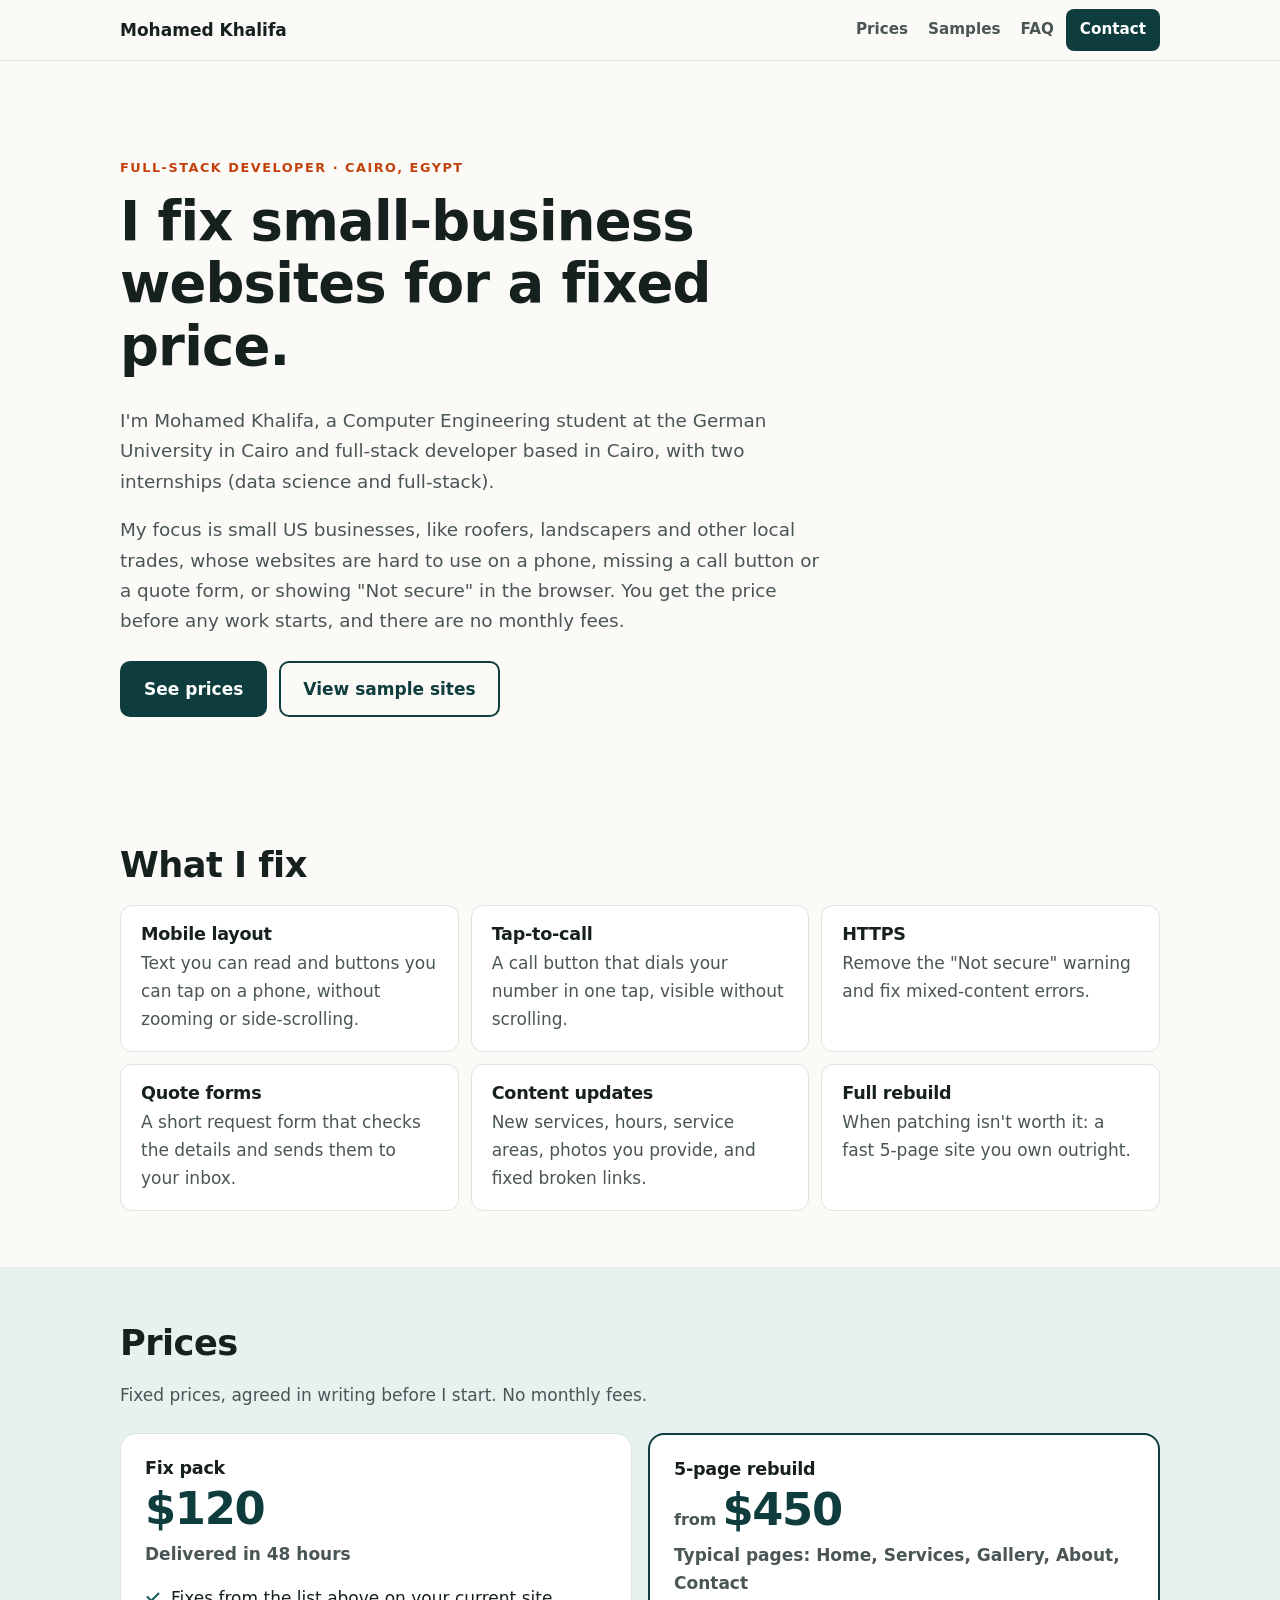
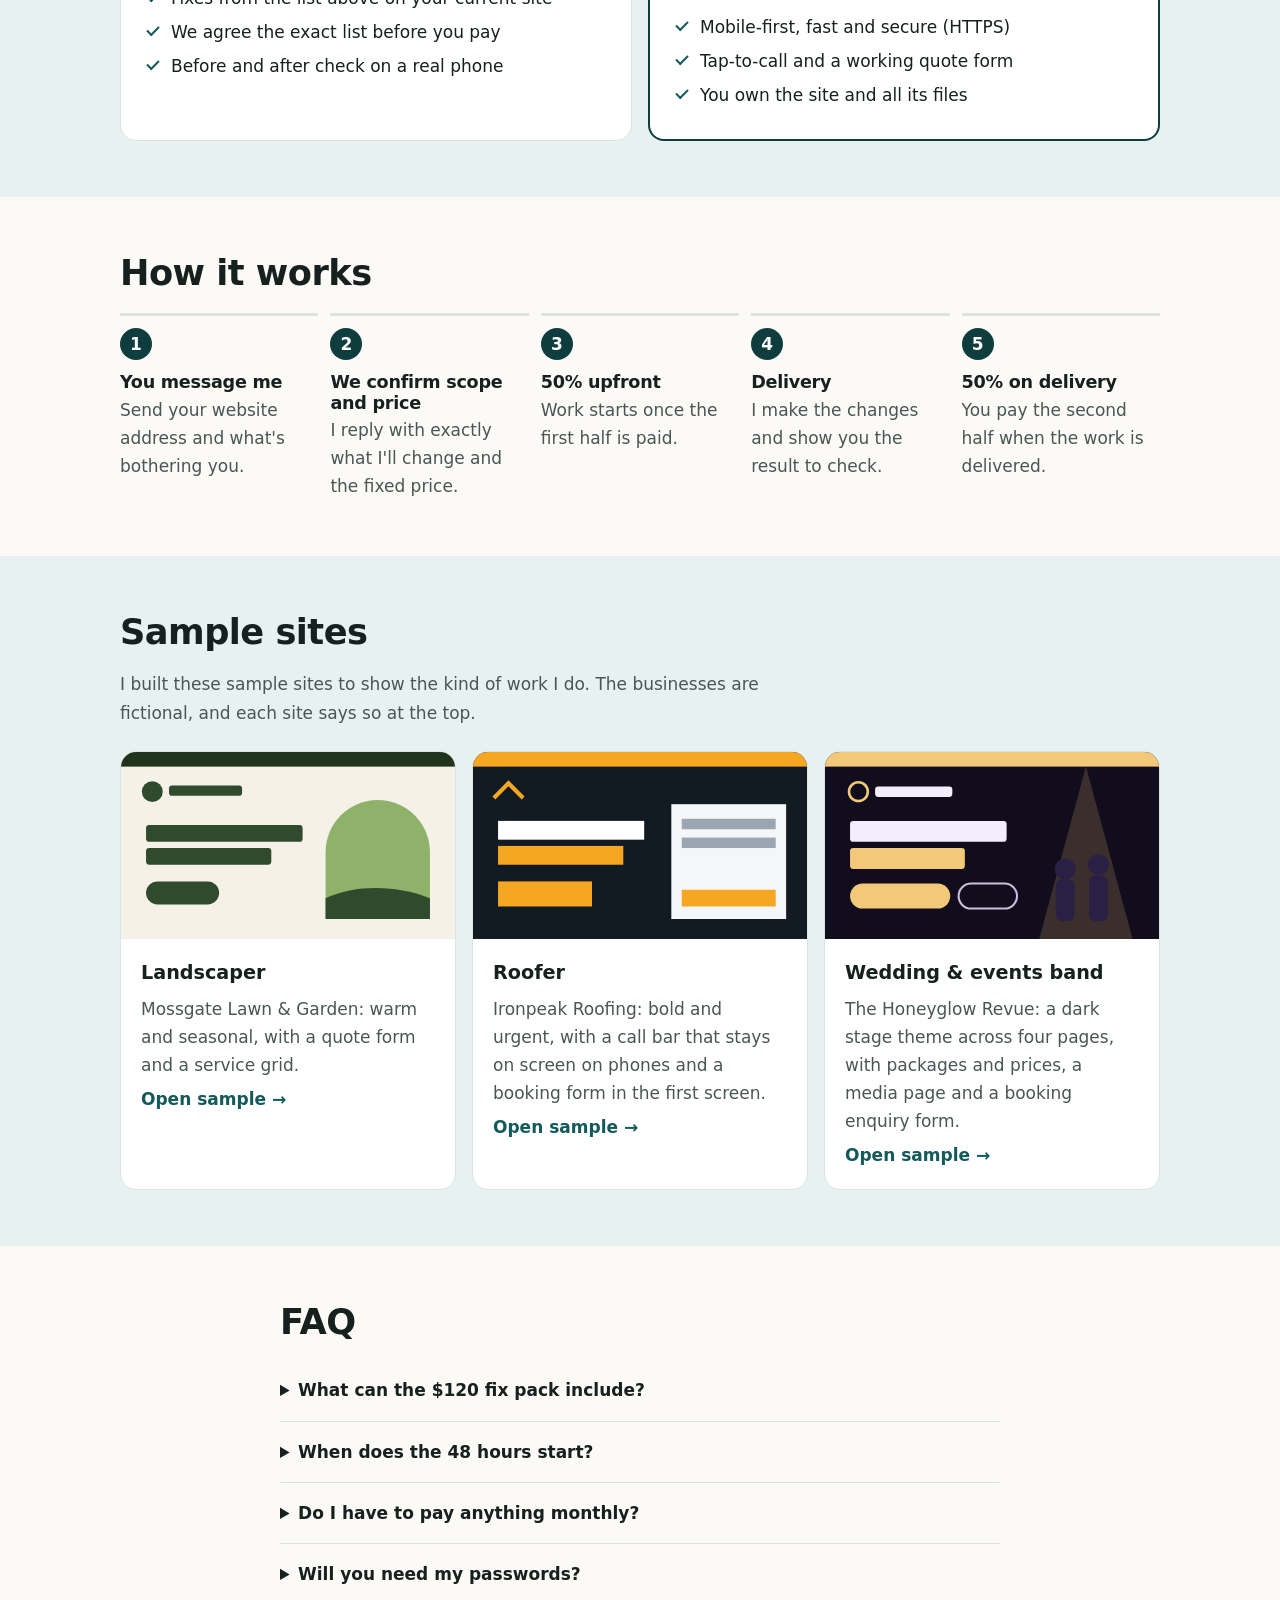
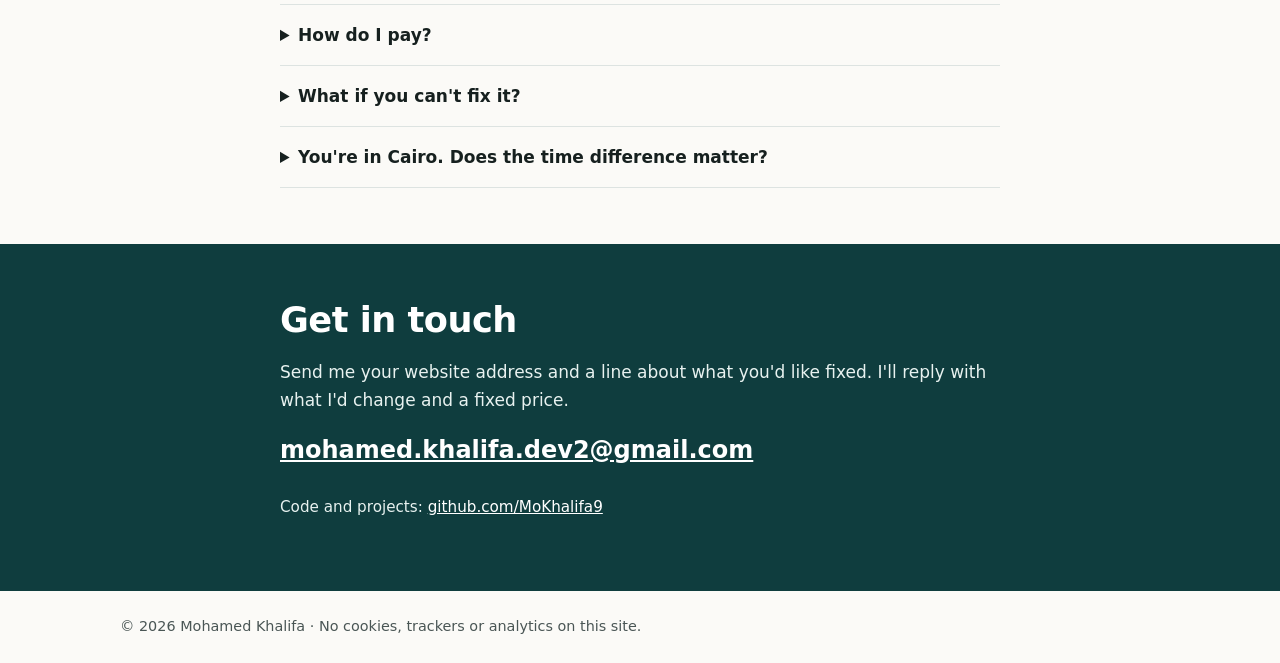
<file: index.html>
<!doctype html>
<html lang="en">
<head>
  <meta charset="utf-8">
  <meta name="viewport" content="width=device-width, initial-scale=1">
  <title>Mohamed Khalifa | Fixed-price website fixes for small businesses</title>
  <meta name="description" content="Mohamed Khalifa, a full-stack developer in Cairo, fixes small-business websites for a fixed price: a $120 fix pack delivered in 48 hours, or a full 5-page rebuild from $450. No monthly fees.">
  <meta name="theme-color" content="#0f3d3e">
  <link rel="icon" href="data:image/svg+xml,%3Csvg xmlns='http://www.w3.org/2000/svg' viewBox='0 0 32 32'%3E%3Crect width='32' height='32' rx='8' fill='%230f3d3e'/%3E%3Ctext x='16' y='22' font-family='Arial' font-weight='700' font-size='15' text-anchor='middle' fill='%23fff'%3EMK%3C/text%3E%3C/svg%3E">
  <link rel="stylesheet" href="assets/site.css">
</head>
<body>
  <a class="skip" href="#main">Skip to content</a>

  <header class="top">
    <div class="wrap top-row">
      <a class="name" href="#main">Mohamed Khalifa</a>
      <nav aria-label="Main">
        <ul>
          <li><a href="#prices">Prices</a></li>
          <li><a href="#samples">Samples</a></li>
          <li><a href="#faq">FAQ</a></li>
          <li><a class="nav-cta" href="#contact">Contact</a></li>
        </ul>
      </nav>
    </div>
  </header>

  <main id="main">
    <section class="intro">
      <div class="wrap">
        <p class="eyebrow">Full-stack developer · Cairo, Egypt</p>
        <h1>I fix small-business websites for a fixed price.</h1>
        <p class="lede">I'm Mohamed Khalifa, a Computer Engineering student at the German University in Cairo and full-stack developer based in Cairo, with two internships (data science and full-stack).</p>
        <p class="lede">My focus is small US businesses, like roofers, landscapers and other local trades, whose websites are hard to use on a phone, missing a call button or a quote form, or showing "Not secure" in the browser. You get the price before any work starts, and there are no monthly fees.</p>
        <div class="actions">
          <a class="btn btn-solid" href="#prices">See prices</a>
          <a class="btn btn-line" href="#samples">View sample sites</a>
        </div>
      </div>
    </section>

    <section class="block" aria-labelledby="what-title">
      <div class="wrap">
        <h2 id="what-title">What I fix</h2>
        <ul class="fix-grid">
          <li><h3>Mobile layout</h3><p>Text you can read and buttons you can tap on a phone, without zooming or side-scrolling.</p></li>
          <li><h3>Tap-to-call</h3><p>A call button that dials your number in one tap, visible without scrolling.</p></li>
          <li><h3>HTTPS</h3><p>Remove the "Not secure" warning and fix mixed-content errors.</p></li>
          <li><h3>Quote forms</h3><p>A short request form that checks the details and sends them to your inbox.</p></li>
          <li><h3>Content updates</h3><p>New services, hours, service areas, photos you provide, and fixed broken links.</p></li>
          <li><h3>Full rebuild</h3><p>When patching isn't worth it: a fast 5-page site you own outright.</p></li>
        </ul>
      </div>
    </section>

    <section class="block block-tint" id="prices" aria-labelledby="prices-title">
      <div class="wrap">
        <h2 id="prices-title">Prices</h2>
        <p class="sub">Fixed prices, agreed in writing before I start. No monthly fees.</p>
        <div class="price-grid">
          <article class="price">
            <h3>Fix pack</h3>
            <p class="amount"><span>$120</span></p>
            <p class="when">Delivered in 48 hours</p>
            <ul class="ticks">
              <li>Fixes from the list above on your current site</li>
              <li>We agree the exact list before you pay</li>
              <li>Before and after check on a real phone</li>
            </ul>
          </article>
          <article class="price price-feature">
            <h3>5-page rebuild</h3>
            <p class="amount"><small>from</small> <span>$450</span></p>
            <p class="when">Typical pages: Home, Services, Gallery, About, Contact</p>
            <ul class="ticks">
              <li>Mobile-first, fast and secure (HTTPS)</li>
              <li>Tap-to-call and a working quote form</li>
              <li>You own the site and all its files</li>
            </ul>
          </article>
        </div>
      </div>
    </section>

    <section class="block" aria-labelledby="process-title">
      <div class="wrap">
        <h2 id="process-title">How it works</h2>
        <ol class="steps">
          <li><h3>You message me</h3><p>Send your website address and what's bothering you.</p></li>
          <li><h3>We confirm scope and price</h3><p>I reply with exactly what I'll change and the fixed price.</p></li>
          <li><h3>50% upfront</h3><p>Work starts once the first half is paid.</p></li>
          <li><h3>Delivery</h3><p>I make the changes and show you the result to check.</p></li>
          <li><h3>50% on delivery</h3><p>You pay the second half when the work is delivered.</p></li>
        </ol>
      </div>
    </section>

    <section class="block block-tint" id="samples" aria-labelledby="samples-title">
      <div class="wrap">
        <h2 id="samples-title">Sample sites</h2>
        <p class="sub">I built these sample sites to show the kind of work I do. The businesses are fictional, and each site says so at the top.</p>
        <ul class="sample-grid">
          <li>
            <a class="sample" href="samples/landscaper/">
              <span class="thumb thumb-land" aria-hidden="true">
                <svg viewBox="0 0 320 180"><rect width="320" height="180" fill="#f6f1e7"/><rect width="320" height="14" fill="#1f331d"/><circle cx="30" cy="38" r="10" fill="#2f4a2c"/><rect x="46" y="32" width="70" height="10" rx="3" fill="#2f4a2c"/><rect x="24" y="70" width="150" height="16" rx="3" fill="#2f4a2c"/><rect x="24" y="92" width="120" height="16" rx="3" fill="#2f4a2c"/><rect x="24" y="124" width="70" height="22" rx="11" fill="#2f4a2c"/><path d="M196 160V96a50 50 0 0 1 100 0v64z" fill="#8fb26a"/><path d="M196 140c30-14 70-12 100 0v20H196z" fill="#2f4a2c"/></svg>
              </span>
              <span class="sample-body">
                <strong>Landscaper</strong>
                <span>Mossgate Lawn &amp; Garden: warm and seasonal, with a quote form and a service grid.</span>
                <span class="go">Open sample →</span>
              </span>
            </a>
          </li>
          <li>
            <a class="sample" href="samples/roofer/">
              <span class="thumb thumb-roof" aria-hidden="true">
                <svg viewBox="0 0 320 180"><rect width="320" height="180" fill="#121a22"/><rect width="320" height="14" fill="#f5a623"/><path d="M20 44 34 30l14 14" fill="none" stroke="#f5a623" stroke-width="4"/><rect x="24" y="66" width="140" height="18" fill="#fff"/><rect x="24" y="90" width="120" height="18" fill="#f5a623"/><rect x="24" y="124" width="90" height="24" fill="#f5a623"/><rect x="190" y="50" width="110" height="110" fill="#f4f6f8"/><rect x="200" y="64" width="90" height="10" fill="#9aa7b3"/><rect x="200" y="82" width="90" height="10" fill="#9aa7b3"/><rect x="200" y="132" width="90" height="16" fill="#f5a623"/></svg>
              </span>
              <span class="sample-body">
                <strong>Roofer</strong>
                <span>Ironpeak Roofing: bold and urgent, with a call bar that stays on screen on phones and a booking form in the first screen.</span>
                <span class="go">Open sample →</span>
              </span>
            </a>
          </li>
          <li>
            <a class="sample" href="samples/band-booking/">
              <span class="thumb thumb-band" aria-hidden="true">
                <svg viewBox="0 0 320 180"><rect width="320" height="180" fill="#120d1c"/><rect width="320" height="14" fill="#f2c879"/><path d="M250 14 205 180h90z" fill="#f2c879" opacity=".18"/><circle cx="32" cy="38" r="9" fill="none" stroke="#f2c879" stroke-width="2.5"/><rect x="48" y="33" width="74" height="10" rx="3" fill="#f3eefb"/><rect x="24" y="66" width="150" height="20" rx="3" fill="#f3eefb"/><rect x="24" y="92" width="110" height="20" rx="3" fill="#f2c879"/><rect x="24" y="126" width="96" height="24" rx="12" fill="#f2c879"/><rect x="128" y="126" width="56" height="24" rx="12" fill="none" stroke="#c9bfdc" stroke-width="2"/><g fill="#2a1f44"><circle cx="230" cy="112" r="10"/><rect x="221" y="122" width="18" height="40" rx="6"/><circle cx="262" cy="108" r="10"/><rect x="253" y="118" width="18" height="44" rx="6"/></g></svg>
              </span>
              <span class="sample-body">
                <strong>Wedding &amp; events band</strong>
                <span>The Honeyglow Revue: a dark stage theme across four pages, with packages and prices, a media page and a booking enquiry form.</span>
                <span class="go">Open sample →</span>
              </span>
            </a>
          </li>
        </ul>
      </div>
    </section>

    <section class="block" id="faq" aria-labelledby="faq-title">
      <div class="wrap narrow">
        <h2 id="faq-title">FAQ</h2>
        <details>
          <summary>What can the $120 fix pack include?</summary>
          <p>Fixes from the list above, such as mobile layout, tap-to-call, HTTPS, a quote form and content updates. I look at your site first and tell you which ones it needs. If the list is too long for one pack, I'll say so and quote it before you pay anything.</p>
        </details>
        <details>
          <summary>When does the 48 hours start?</summary>
          <p>When we've agreed the scope in writing, the first 50% is paid, and I have the access I need to your site.</p>
        </details>
        <details>
          <summary>Do I have to pay anything monthly?</summary>
          <p>Not to me. If your site needs hosting or a domain name, you pay those companies directly, and the accounts stay in your name.</p>
        </details>
        <details>
          <summary>Will you need my passwords?</summary>
          <p>Only the access the job needs. Where your website platform allows it, the safest way is to add me as a separate user, then remove me when we're done.</p>
        </details>
        <details>
          <summary>How do I pay?</summary>
          <p>By bank transfer in US dollars, or in USDC if you prefer. You pay 50% upfront and 50% on delivery, and I can send you an invoice for each payment.</p>
        </details>
        <details>
          <summary>What if you can't fix it?</summary>
          <p>If I can't deliver the fix we agreed on, I refund your deposit in full.</p>
        </details>
        <details>
          <summary>You're in Cairo. Does the time difference matter?</summary>
          <p>Cairo is several hours ahead of the US, so work often happens while you're asleep. We'll agree everything by email, so you have it in writing.</p>
        </details>
      </div>
    </section>

    <section class="block contact" id="contact" aria-labelledby="contact-title">
      <div class="wrap narrow">
        <h2 id="contact-title">Get in touch</h2>
        <p>Send me your website address and a line about what you'd like fixed. I'll reply with what I'd change and a fixed price.</p>
        <!-- CONTACT EMAIL: this is the only place the address appears on the site. -->
        <p class="email"><a href="mailto:mohamed.khalifa.dev2@gmail.com?subject=Website%20fix">mohamed.khalifa.dev2@gmail.com</a></p>
        <p class="small">Code and projects: <a href="https://github.com/MoKhalifa9">github.com/MoKhalifa9</a></p>
      </div>
    </section>
  </main>

  <footer class="foot">
    <div class="wrap">
      <p>&copy; <span id="year">2026</span> Mohamed Khalifa · No cookies, trackers or analytics on this site.</p>
    </div>
  </footer>

  <script>document.getElementById("year").textContent = new Date().getFullYear();</script>
</body>
</html>
</file>
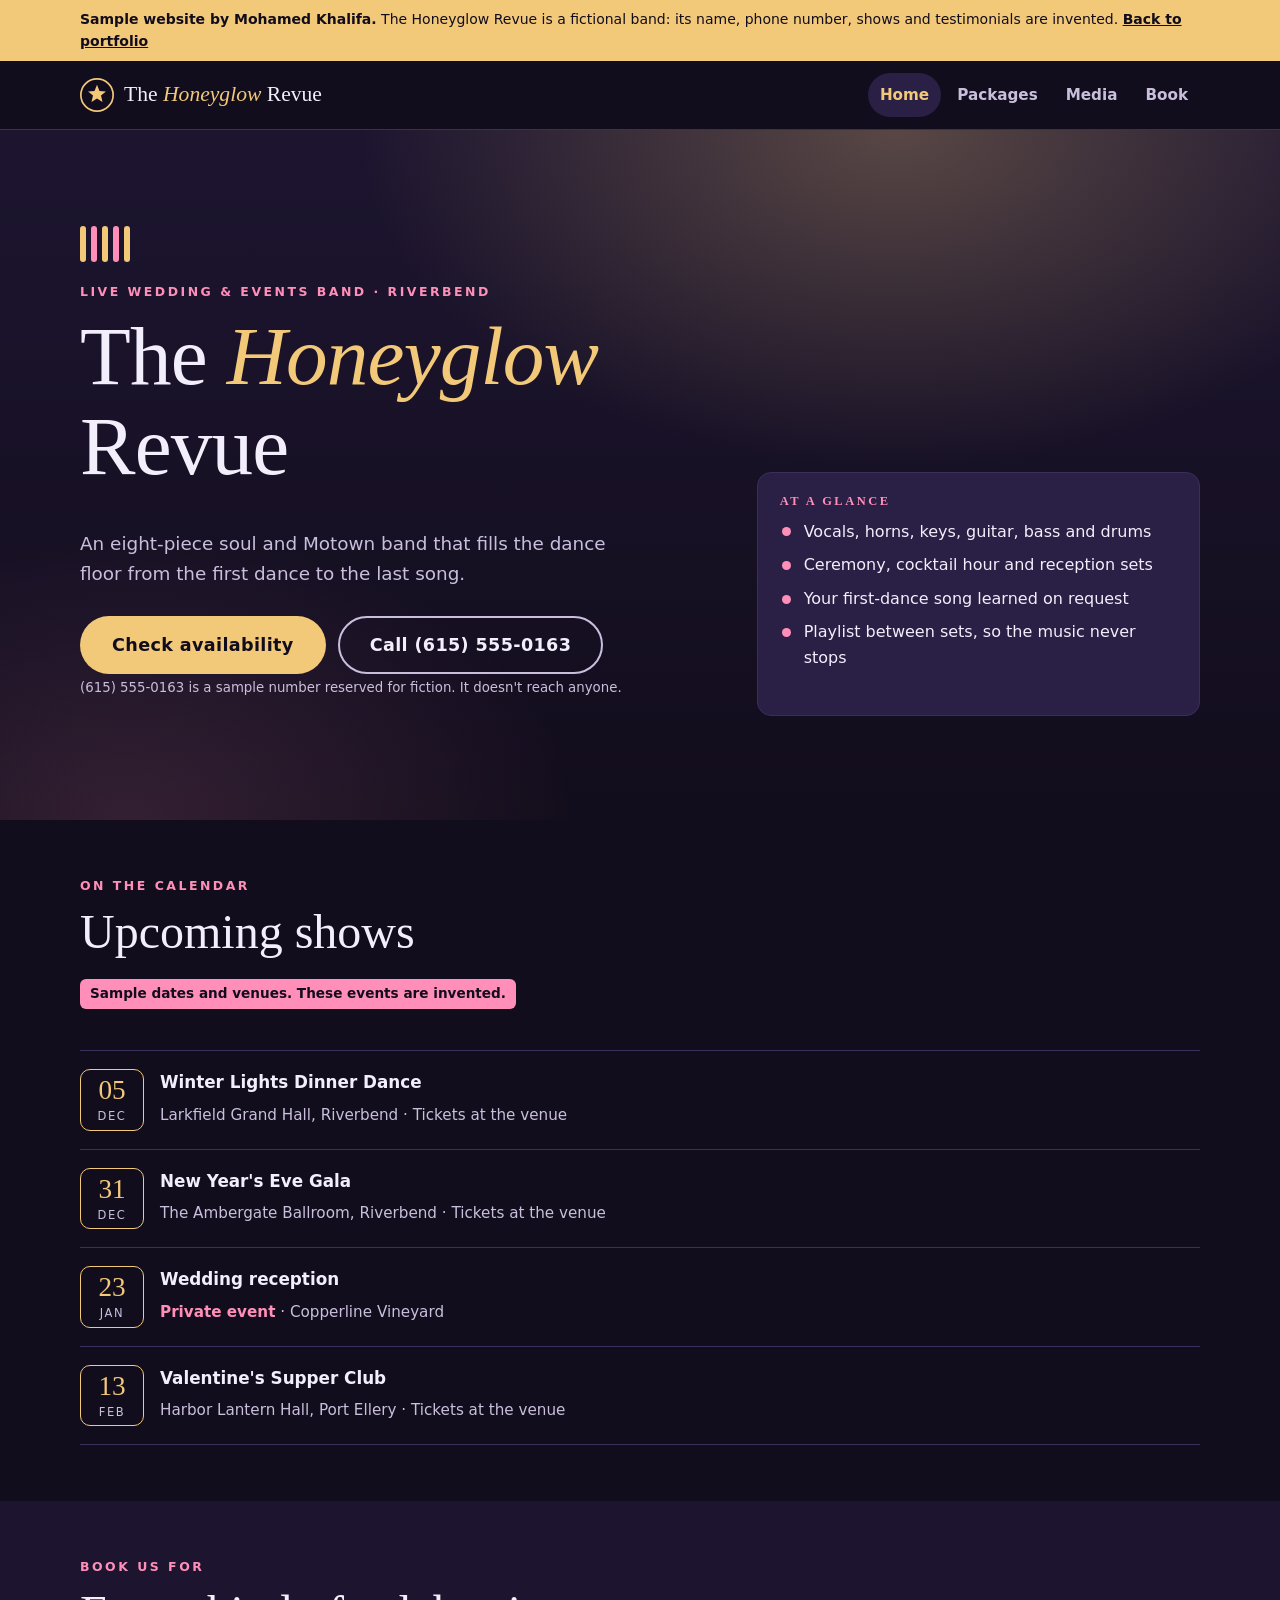
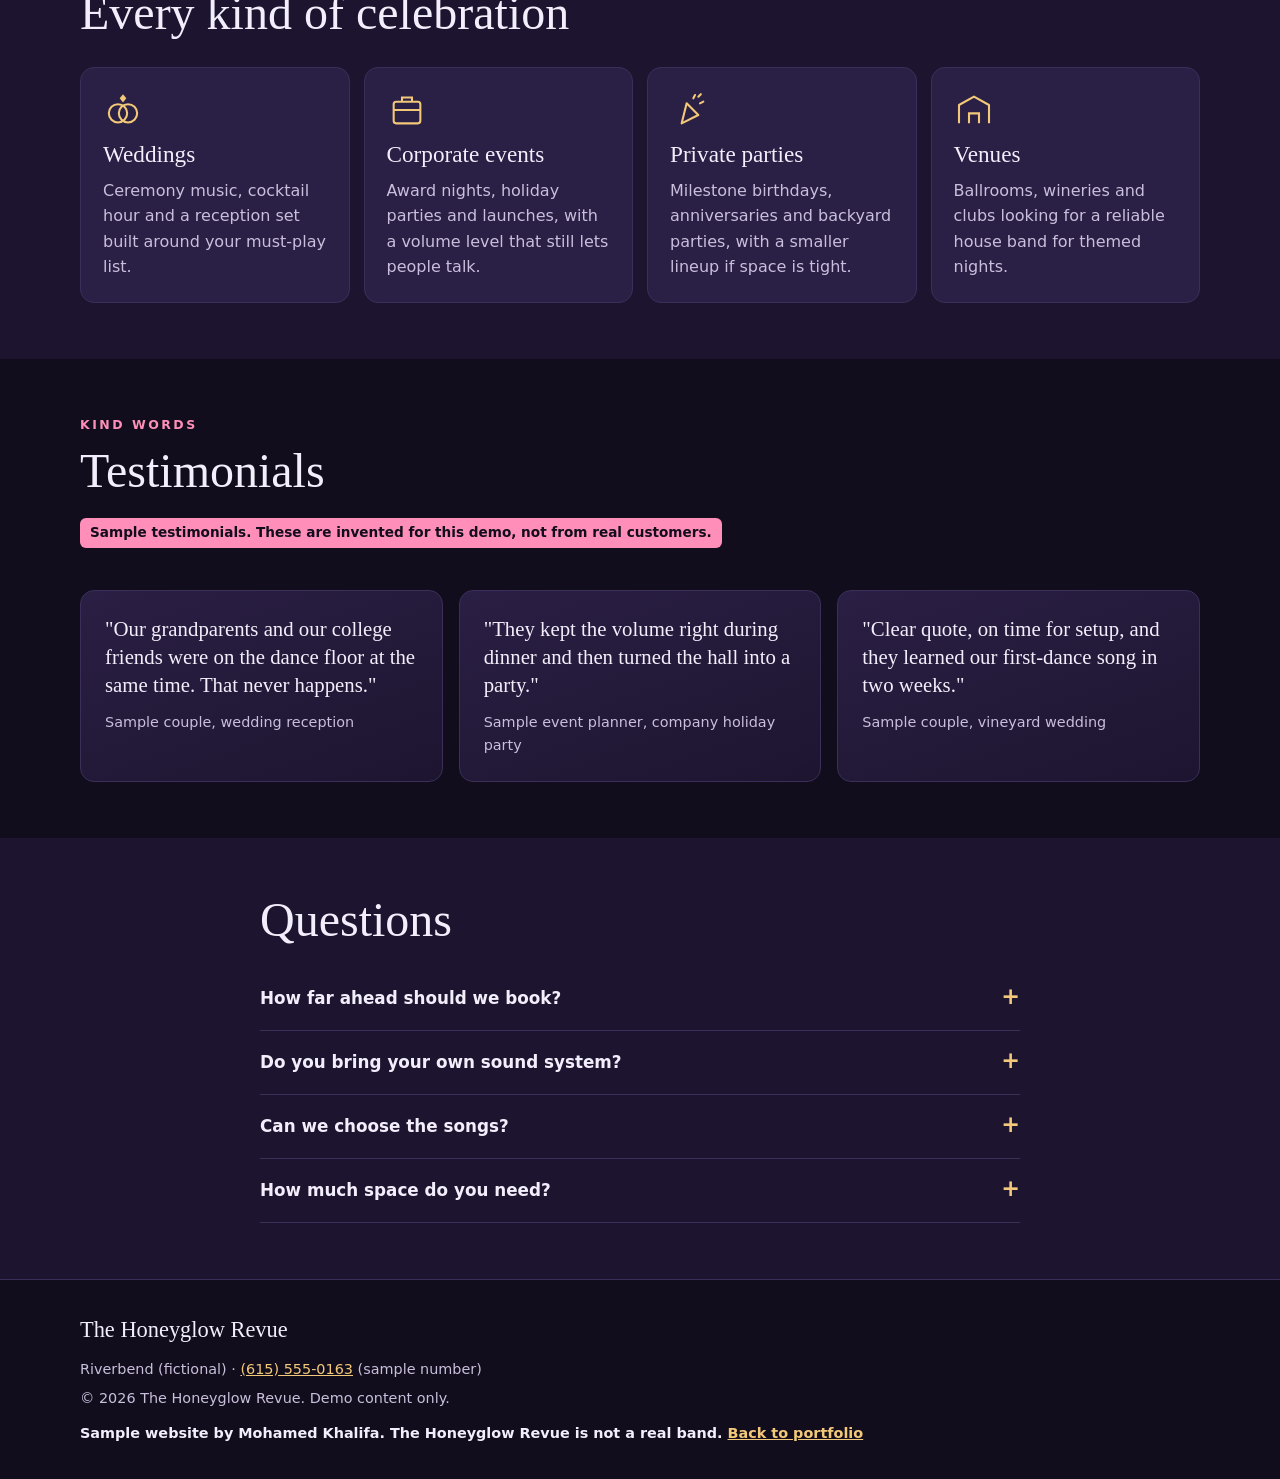
<file: samples/band-booking/index.html>
<!doctype html>
<html lang="en">
<head>
  <meta charset="utf-8">
  <meta name="viewport" content="width=device-width, initial-scale=1">
  <title>The Honeyglow Revue | Sample wedding &amp; events band website</title>
  <meta name="description" content="Sample website for The Honeyglow Revue, a fictional wedding and events band: live soul, Motown and pop for weddings, corporate events and private parties. Built by Mohamed Khalifa as a demo.">
  <meta name="robots" content="noindex">
  <meta name="theme-color" content="#120d1c">
  <link rel="icon" href="data:image/svg+xml,%3Csvg xmlns='http://www.w3.org/2000/svg' viewBox='0 0 32 32'%3E%3Ccircle cx='16' cy='16' r='16' fill='%23120d1c'/%3E%3Cpath d='M16 6l2.6 6.4L25 13l-5 4.3 1.6 6.7L16 20.5 10.4 24l1.6-6.7L7 13l6.4-.6z' fill='%23f2c879'/%3E%3C/svg%3E">
  <link rel="stylesheet" href="style.css">
</head>
<body>
  <a class="skip" href="#main">Skip to content</a>

  <div class="demo-banner" role="note">
    <p><strong>Sample website by Mohamed Khalifa.</strong> The Honeyglow Revue is a fictional band: its name, phone number, shows and testimonials are invented. <a href="../../">Back to portfolio</a></p>
  </div>

  <header class="masthead">
    <div class="wrap masthead-row">
      <a class="wordmark" href="./" aria-label="The Honeyglow Revue, home">
        <svg viewBox="0 0 40 40" aria-hidden="true"><circle cx="20" cy="20" r="19" fill="none" stroke="#f2c879" stroke-width="2"/><path d="M20 8l2.9 7.2 7.6.6-5.8 4.9 1.8 7.5L20 24.1l-6.5 4.1 1.8-7.5-5.8-4.9 7.6-.6z" fill="#f2c879"/></svg>
        <span>The <em>Honeyglow</em> Revue</span>
      </a>
      <nav class="site-nav" aria-label="Main">
        <ul>
          <li><a href="./" aria-current="page">Home</a></li>
          <li><a href="packages.html">Packages</a></li>
          <li><a href="media.html">Media</a></li>
          <li><a href="book.html">Book</a></li>
        </ul>
      </nav>
    </div>
  </header>

  <main id="main">
    <section class="hero">
      <div class="wrap hero-grid">
        <div>
          <div class="eq" aria-hidden="true"><span></span><span></span><span></span><span></span><span></span></div>
          <p class="kicker">Live wedding &amp; events band · Riverbend</p>
          <h1>The <em>Honeyglow</em> Revue</h1>
          <p class="lede">An eight-piece soul and Motown band that fills the dance floor from the first dance to the last song.</p>
          <div class="hero-actions">
            <a class="btn btn-gold btn-lg" href="book.html">Check availability</a>
            <a class="btn btn-ghost btn-lg" href="tel:+16155550163" aria-label="Call (615) 555-0163, a sample number">Call (615) 555-0163</a>
          </div>
          <p class="muted"><small>(615) 555-0163 is a sample number reserved for fiction. It doesn't reach anyone.</small></p>
        </div>
        <aside class="card" aria-labelledby="glance-title">
          <h2 id="glance-title" class="kicker">At a glance</h2>
          <ul class="included">
            <li>Vocals, horns, keys, guitar, bass and drums</li>
            <li>Ceremony, cocktail hour and reception sets</li>
            <li>Your first-dance song learned on request</li>
            <li>Playlist between sets, so the music never stops</li>
          </ul>
        </aside>
      </div>
    </section>

    <section class="section" aria-labelledby="shows-title">
      <div class="wrap">
        <div class="section-head">
          <p class="kicker">On the calendar</p>
          <h2 id="shows-title">Upcoming shows</h2>
          <p class="sample-label">Sample dates and venues. These events are invented.</p>
        </div>
        <ul class="shows">
          <li class="show">
            <time datetime="2026-12-05"><b>05</b><small>Dec</small></time>
            <h3>Winter Lights Dinner Dance</h3>
            <p>Larkfield Grand Hall, Riverbend · Tickets at the venue</p>
          </li>
          <li class="show">
            <time datetime="2026-12-31"><b>31</b><small>Dec</small></time>
            <h3>New Year's Eve Gala</h3>
            <p>The Ambergate Ballroom, Riverbend · Tickets at the venue</p>
          </li>
          <li class="show">
            <time datetime="2027-01-23"><b>23</b><small>Jan</small></time>
            <h3>Wedding reception</h3>
            <p><span class="private">Private event</span> · Copperline Vineyard</p>
          </li>
          <li class="show">
            <time datetime="2027-02-13"><b>13</b><small>Feb</small></time>
            <h3>Valentine's Supper Club</h3>
            <p>Harbor Lantern Hall, Port Ellery · Tickets at the venue</p>
          </li>
        </ul>
      </div>
    </section>

    <section class="section section-alt" aria-labelledby="for-title">
      <div class="wrap">
        <div class="section-head">
          <p class="kicker">Book us for</p>
          <h2 id="for-title">Every kind of celebration</h2>
        </div>
        <ul class="card-grid">
          <li class="card">
            <svg viewBox="0 0 48 48" aria-hidden="true"><circle cx="18" cy="28" r="11" fill="none" stroke="currentColor" stroke-width="2.5"/><circle cx="30" cy="28" r="11" fill="none" stroke="currentColor" stroke-width="2.5"/><path d="M20 10l4-5 4 5-4 5z" fill="currentColor"/></svg>
            <h3>Weddings</h3>
            <p>Ceremony music, cocktail hour and a reception set built around your must-play list.</p>
          </li>
          <li class="card">
            <svg viewBox="0 0 48 48" aria-hidden="true"><rect x="8" y="14" width="32" height="26" rx="3" fill="none" stroke="currentColor" stroke-width="2.5"/><path d="M18 14V9h12v5M8 24h32" fill="none" stroke="currentColor" stroke-width="2.5"/></svg>
            <h3>Corporate events</h3>
            <p>Award nights, holiday parties and launches, with a volume level that still lets people talk.</p>
          </li>
          <li class="card">
            <svg viewBox="0 0 48 48" aria-hidden="true"><path d="M14 40l6-24 14 14z" fill="none" stroke="currentColor" stroke-width="2.5" stroke-linejoin="round"/><path d="M28 10l2-4M36 16l4-2M34 8l3-3" stroke="currentColor" stroke-width="2.5" stroke-linecap="round"/></svg>
            <h3>Private parties</h3>
            <p>Milestone birthdays, anniversaries and backyard parties, with a smaller lineup if space is tight.</p>
          </li>
          <li class="card">
            <svg viewBox="0 0 48 48" aria-hidden="true"><path d="M6 40V18L24 8l18 10v22" fill="none" stroke="currentColor" stroke-width="2.5" stroke-linejoin="round"/><path d="M18 40V28h12v12" fill="none" stroke="currentColor" stroke-width="2.5"/></svg>
            <h3>Venues</h3>
            <p>Ballrooms, wineries and clubs looking for a reliable house band for themed nights.</p>
          </li>
        </ul>
      </div>
    </section>

    <section class="section" aria-labelledby="quotes-title">
      <div class="wrap">
        <div class="section-head">
          <p class="kicker">Kind words</p>
          <h2 id="quotes-title">Testimonials</h2>
          <p class="sample-label">Sample testimonials. These are invented for this demo, not from real customers.</p>
        </div>
        <div class="quotes">
          <figure class="quote">
            <blockquote><p>"Our grandparents and our college friends were on the dance floor at the same time. That never happens."</p></blockquote>
            <figcaption>Sample couple, wedding reception</figcaption>
          </figure>
          <figure class="quote">
            <blockquote><p>"They kept the volume right during dinner and then turned the hall into a party."</p></blockquote>
            <figcaption>Sample event planner, company holiday party</figcaption>
          </figure>
          <figure class="quote">
            <blockquote><p>"Clear quote, on time for setup, and they learned our first-dance song in two weeks."</p></blockquote>
            <figcaption>Sample couple, vineyard wedding</figcaption>
          </figure>
        </div>
      </div>
    </section>

    <section class="section section-alt" aria-labelledby="faq-title">
      <div class="narrow">
        <h2 id="faq-title">Questions</h2>
        <details>
          <summary>How far ahead should we book?</summary>
          <p>Saturdays from May to October fill first, often a year ahead. Weekday and winter dates are usually easier to get.</p>
        </details>
        <details>
          <summary>Do you bring your own sound system?</summary>
          <p>Yes, for rooms up to about 250 guests. For bigger rooms we work with the venue's system or bring in extra sound, which is quoted separately.</p>
        </details>
        <details>
          <summary>Can we choose the songs?</summary>
          <p>Send us your must-play and do-not-play lists. We'll build the sets around them and learn one new song for your first dance.</p>
        </details>
        <details>
          <summary>How much space do you need?</summary>
          <p>About 16 by 12 feet for the full band and two standard power outlets near the stage.</p>
        </details>
      </div>
    </section>
  </main>

  <footer class="site-footer">
    <div class="wrap">
      <p class="foot-brand">The Honeyglow Revue</p>
      <p>Riverbend (fictional) · <a href="tel:+16155550163">(615) 555-0163</a> (sample number)</p>
      <p>&copy; <span data-year>2026</span> The Honeyglow Revue. Demo content only.</p>
      <p class="demo-line">Sample website by Mohamed Khalifa. The Honeyglow Revue is not a real band. <a href="../../">Back to portfolio</a></p>
    </div>
  </footer>

  <nav class="bookbar" aria-label="Quick booking">
    <a class="btn btn-ghost" href="tel:+16155550163" aria-label="Call (615) 555-0163, a sample number">Call</a>
    <a class="btn btn-gold" href="book.html">Check availability</a>
  </nav>

  <script src="../quote-form.js" defer></script>
</body>
</html>
</file>
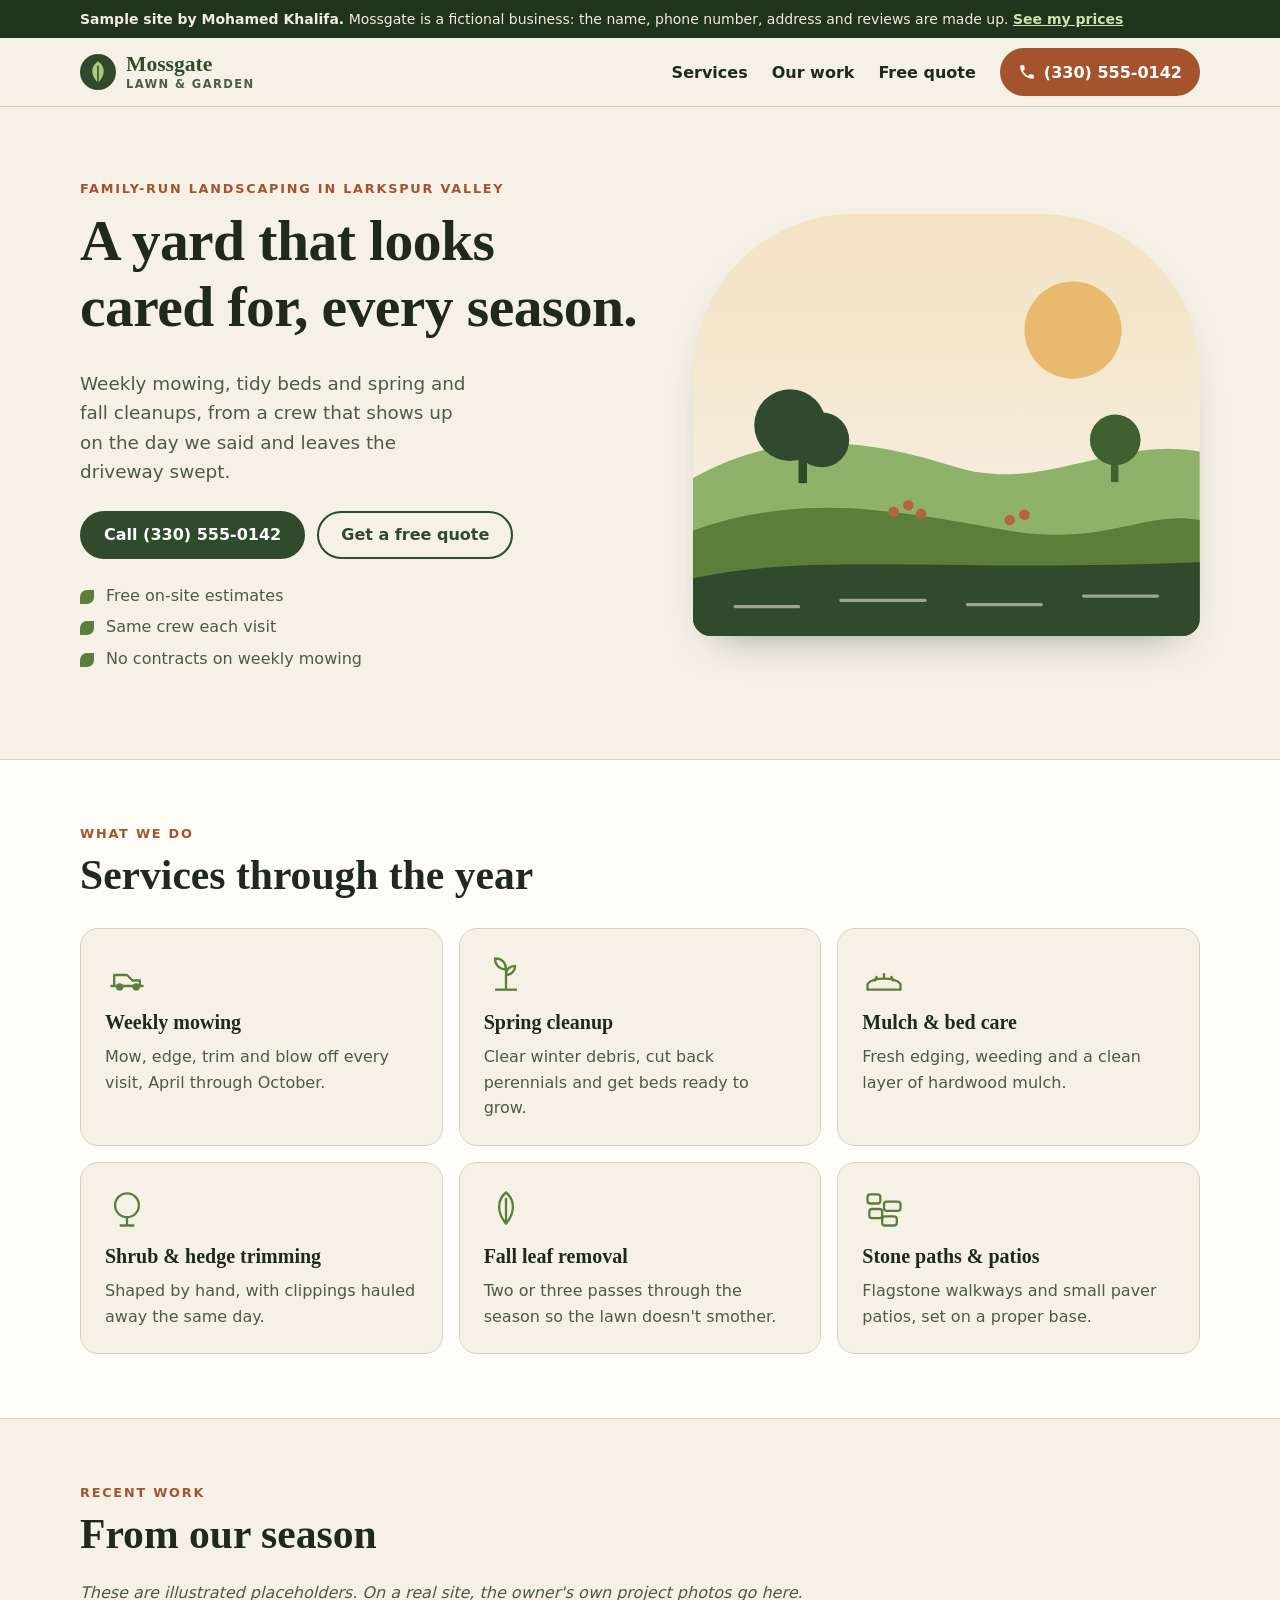
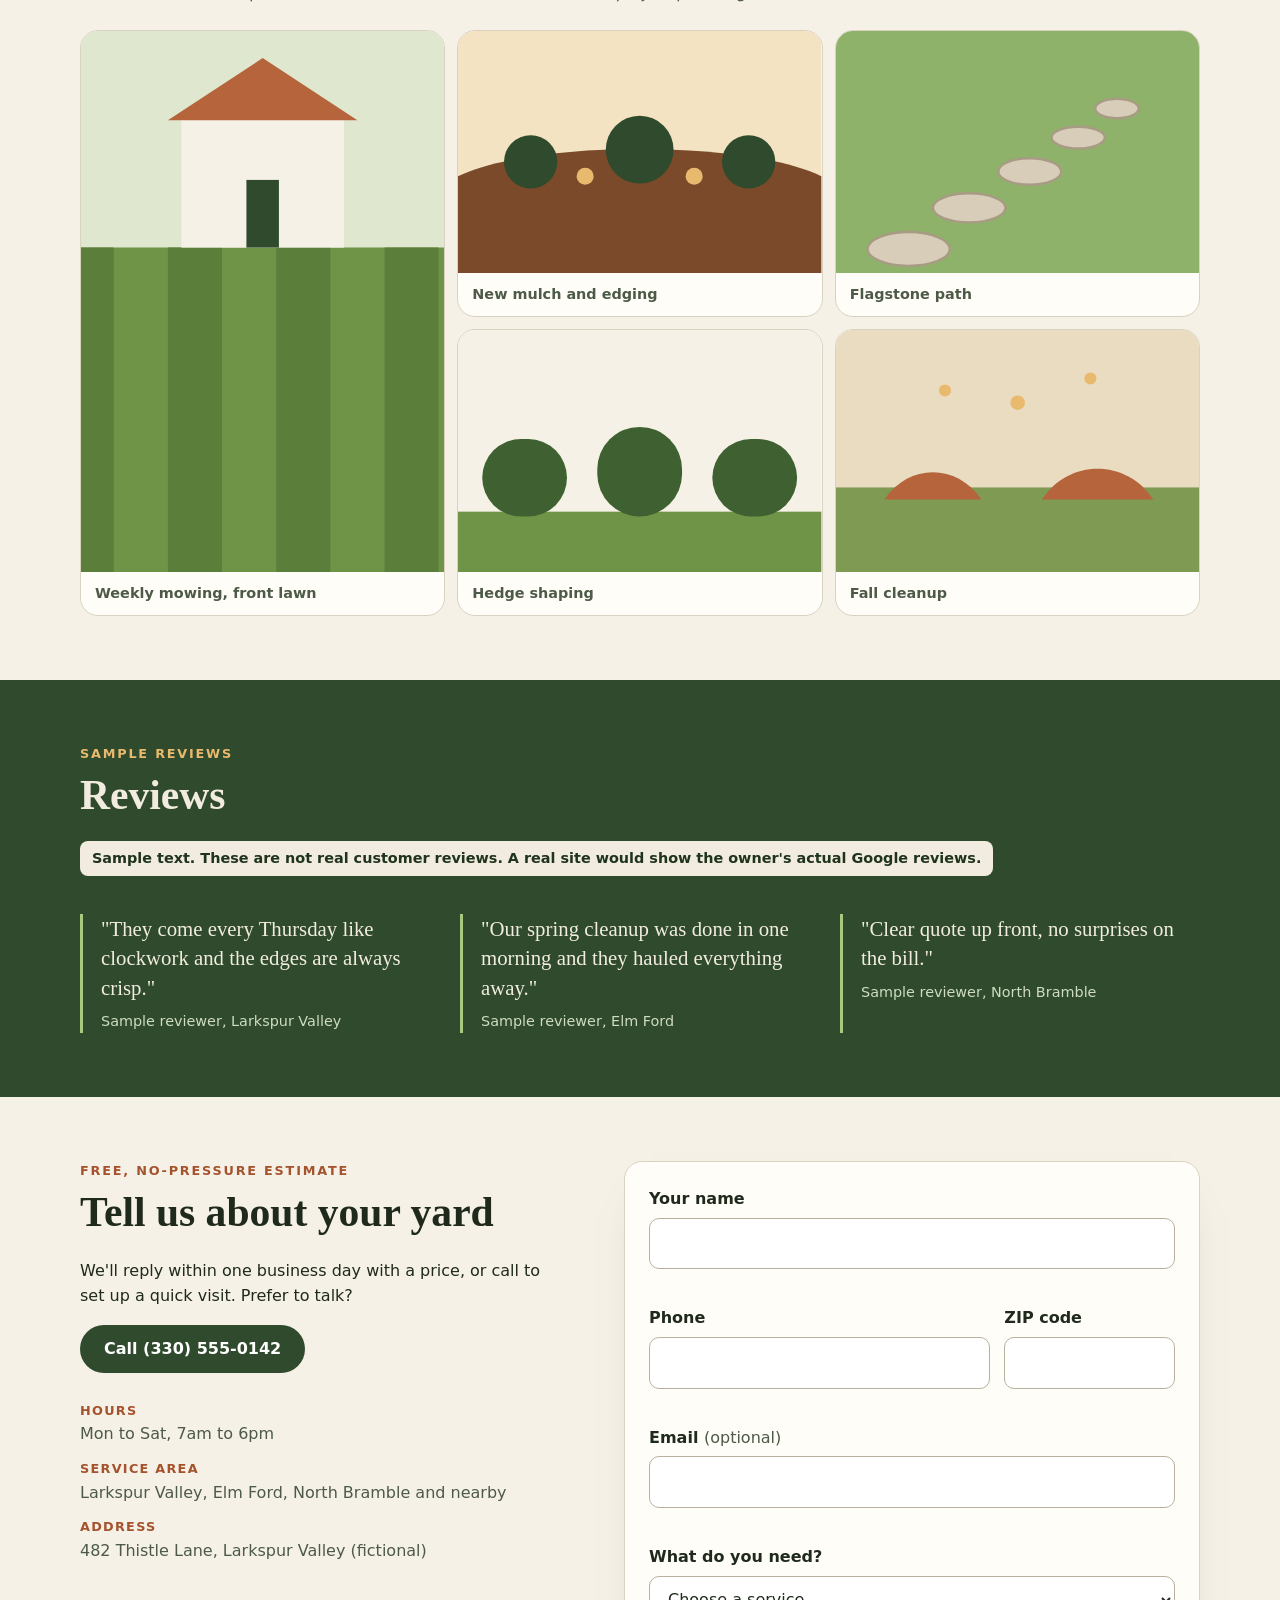
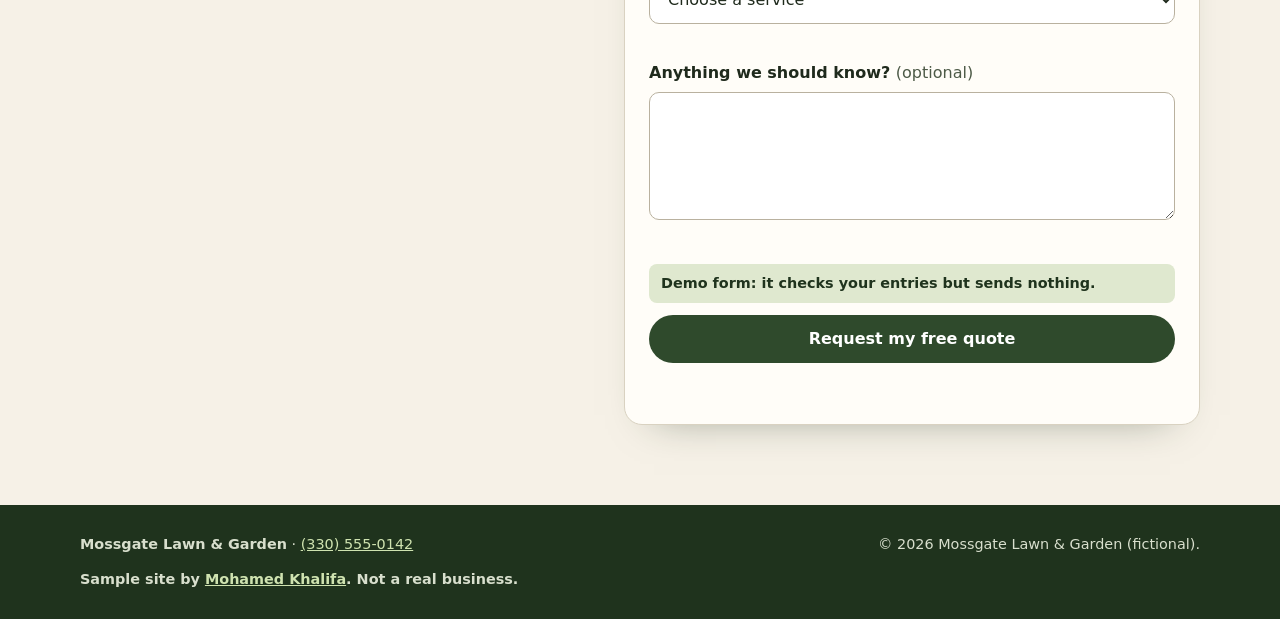
<file: samples/landscaper/index.html>
<!doctype html>
<html lang="en">
<head>
  <meta charset="utf-8">
  <meta name="viewport" content="width=device-width, initial-scale=1">
  <title>Mossgate Lawn &amp; Garden | Sample landscaping website</title>
  <meta name="description" content="Sample website for Mossgate Lawn & Garden, a fictional landscaping company: weekly mowing, cleanups, mulch, planting and stone paths. Built by Mohamed Khalifa as a demo.">
  <meta name="robots" content="noindex">
  <meta name="theme-color" content="#2f4a2c">
  <link rel="icon" href="data:image/svg+xml,%3Csvg xmlns='http://www.w3.org/2000/svg' viewBox='0 0 32 32'%3E%3Ccircle cx='16' cy='16' r='16' fill='%232f4a2c'/%3E%3Cpath d='M16 7c6 4 7 11 0 18-7-7-6-14 0-18z' fill='%23a8c97f'/%3E%3C/svg%3E">
  <link rel="stylesheet" href="style.css">
</head>
<body>
  <a class="skip" href="#main">Skip to content</a>

  <div class="demo-banner" role="note">
    <p><strong>Sample site by Mohamed Khalifa.</strong> Mossgate is a fictional business: the name, phone number, address and reviews are made up. <a href="../../">See my prices</a></p>
  </div>

  <header class="site-header">
    <div class="wrap header-row">
      <a class="brand" href="#top" aria-label="Mossgate Lawn and Garden, back to top">
        <svg viewBox="0 0 40 40" width="36" height="36" aria-hidden="true"><circle cx="20" cy="20" r="20" fill="#2f4a2c"/><path d="M20 8c8 5 9 15 0 24-9-9-8-19 0-24z" fill="#a8c97f"/><path d="M20 13v19" stroke="#2f4a2c" stroke-width="1.6"/></svg>
        <span>Mossgate<small>Lawn &amp; Garden</small></span>
      </a>
      <nav aria-label="Main">
        <ul>
          <li><a href="#services">Services</a></li>
          <li><a href="#work">Our work</a></li>
          <li><a href="#quote">Free quote</a></li>
        </ul>
      </nav>
      <a class="btn btn-call" href="tel:+13305550142" aria-label="Call (330) 555-0142">
        <svg viewBox="0 0 24 24" width="18" height="18" aria-hidden="true"><path fill="currentColor" d="M6.6 10.8a15.1 15.1 0 0 0 6.6 6.6l2.2-2.2a1 1 0 0 1 1-.25 11.4 11.4 0 0 0 3.6.57 1 1 0 0 1 1 1V20a1 1 0 0 1-1 1A17 17 0 0 1 3 4a1 1 0 0 1 1-1h3.5a1 1 0 0 1 1 1c0 1.25.2 2.45.57 3.57a1 1 0 0 1-.25 1z"/></svg>
        <span>(330) 555-0142</span>
      </a>
    </div>
  </header>

  <main id="main">
    <section class="hero" id="top">
      <div class="wrap hero-grid">
        <div class="hero-copy">
          <p class="eyebrow">Family-run landscaping in Larkspur Valley</p>
          <h1>A yard that looks cared for, every season.</h1>
          <p class="lede">Weekly mowing, tidy beds and spring and fall cleanups, from a crew that shows up on the day we said and leaves the driveway swept.</p>
          <div class="hero-actions">
            <a class="btn btn-primary" href="tel:+13305550142">Call (330) 555-0142</a>
            <a class="btn btn-ghost" href="#quote">Get a free quote</a>
          </div>
          <ul class="hero-points">
            <li>Free on-site estimates</li>
            <li>Same crew each visit</li>
            <li>No contracts on weekly mowing</li>
          </ul>
        </div>
        <figure class="hero-art" aria-hidden="true">
          <svg viewBox="0 0 480 400" preserveAspectRatio="xMidYMid slice">
            <defs>
              <linearGradient id="sky" x1="0" y1="0" x2="0" y2="1"><stop offset="0" stop-color="#f3e3c3"/><stop offset="1" stop-color="#f6f1e7"/></linearGradient>
            </defs>
            <rect width="480" height="400" fill="url(#sky)"/>
            <circle cx="360" cy="110" r="46" fill="#e9b96e"/>
            <path d="M0 250 C 90 200 170 215 250 240 S 400 210 480 225 V400 H0z" fill="#8fb26a"/>
            <path d="M0 300 C 110 260 210 285 300 300 S 430 280 480 290 V400 H0z" fill="#5b7f3a"/>
            <path d="M0 345 C 120 320 240 340 480 330 V400 H0z" fill="#2f4a2c"/>
            <g fill="#2f4a2c"><circle cx="92" cy="200" r="34"/><circle cx="122" cy="214" r="26"/><rect x="100" y="215" width="8" height="40"/></g>
            <g fill="#3f6131"><circle cx="400" cy="214" r="24"/><rect x="396" y="226" width="7" height="28"/></g>
            <g stroke="#f6f1e7" stroke-width="3" stroke-linecap="round" opacity=".55"><path d="M40 372h60M140 366h80M260 370h70M370 362h70"/></g>
            <g fill="#b5643c"><circle cx="190" cy="282" r="5"/><circle cx="204" cy="276" r="5"/><circle cx="216" cy="284" r="5"/><circle cx="300" cy="290" r="5"/><circle cx="314" cy="285" r="5"/></g>
          </svg>
        </figure>
      </div>
    </section>

    <section class="services" id="services" aria-labelledby="services-title">
      <div class="wrap">
        <p class="eyebrow">What we do</p>
        <h2 id="services-title">Services through the year</h2>
        <ul class="service-grid">
          <li class="card">
            <svg viewBox="0 0 48 48" aria-hidden="true"><path d="M6 36h36M10 36V24h14l6 6h8v6" fill="none" stroke="currentColor" stroke-width="2.5" stroke-linejoin="round"/><circle cx="16" cy="37" r="4" fill="currentColor"/><circle cx="34" cy="37" r="4" fill="currentColor"/></svg>
            <h3>Weekly mowing</h3>
            <p>Mow, edge, trim and blow off every visit, April through October.</p>
          </li>
          <li class="card">
            <svg viewBox="0 0 48 48" aria-hidden="true"><path d="M24 40V18M24 18c-8 0-12-6-12-12 8 0 12 5 12 12zm0 6c6 0 10-5 10-10-6 0-10 4-10 10z" fill="none" stroke="currentColor" stroke-width="2.5" stroke-linejoin="round"/><path d="M12 40h24" stroke="currentColor" stroke-width="2.5"/></svg>
            <h3>Spring cleanup</h3>
            <p>Clear winter debris, cut back perennials and get beds ready to grow.</p>
          </li>
          <li class="card">
            <svg viewBox="0 0 48 48" aria-hidden="true"><path d="M6 34c6-8 30-8 36 0v6H6z" fill="none" stroke="currentColor" stroke-width="2.5" stroke-linejoin="round"/><path d="M14 30l2-4M24 28v-5M34 30l-2-4" stroke="currentColor" stroke-width="2.5" stroke-linecap="round"/></svg>
            <h3>Mulch &amp; bed care</h3>
            <p>Fresh edging, weeding and a clean layer of hardwood mulch.</p>
          </li>
          <li class="card">
            <svg viewBox="0 0 48 48" aria-hidden="true"><circle cx="24" cy="20" r="13" fill="none" stroke="currentColor" stroke-width="2.5"/><path d="M24 33v9M17 42h14" stroke="currentColor" stroke-width="2.5" stroke-linecap="round"/></svg>
            <h3>Shrub &amp; hedge trimming</h3>
            <p>Shaped by hand, with clippings hauled away the same day.</p>
          </li>
          <li class="card">
            <svg viewBox="0 0 48 48" aria-hidden="true"><path d="M24 6c10 8 10 22 0 34C14 28 14 14 24 6zM24 12v28" fill="none" stroke="currentColor" stroke-width="2.5" stroke-linejoin="round"/></svg>
            <h3>Fall leaf removal</h3>
            <p>Two or three passes through the season so the lawn doesn't smother.</p>
          </li>
          <li class="card">
            <svg viewBox="0 0 48 48" aria-hidden="true"><rect x="6" y="8" width="14" height="10" rx="3" fill="none" stroke="currentColor" stroke-width="2.5"/><rect x="24" y="16" width="18" height="10" rx="3" fill="none" stroke="currentColor" stroke-width="2.5"/><rect x="8" y="24" width="14" height="10" rx="3" fill="none" stroke="currentColor" stroke-width="2.5"/><rect x="22" y="32" width="16" height="10" rx="3" fill="none" stroke="currentColor" stroke-width="2.5"/></svg>
            <h3>Stone paths &amp; patios</h3>
            <p>Flagstone walkways and small paver patios, set on a proper base.</p>
          </li>
        </ul>
      </div>
    </section>

    <section class="work" id="work" aria-labelledby="work-title">
      <div class="wrap">
        <p class="eyebrow">Recent work</p>
        <h2 id="work-title">From our season</h2>
        <p class="note">These are illustrated placeholders. On a real site, the owner's own project photos go here.</p>
        <ul class="gallery">
          <li class="tile tile-tall">
            <svg viewBox="0 0 300 400" preserveAspectRatio="xMidYMid slice" role="img" aria-labelledby="g1"><title id="g1">Illustration of a front lawn with striped mowing lines</title><rect width="300" height="400" fill="#dfe8cf"/><path d="M0 160h300v240H0z" fill="#6f9447"/><g fill="#5b7f3a"><path d="M0 160h40v240H0zM80 160h40v240H80zM160 160h40v240h-40zM240 160h40v240h-40z"/></g><rect x="90" y="60" width="120" height="100" fill="#f6f1e7"/><path d="M80 66l70-46 70 46z" fill="#b5643c"/><rect x="138" y="110" width="24" height="50" fill="#2f4a2c"/></svg>
            <p>Weekly mowing, front lawn</p>
          </li>
          <li class="tile">
            <svg viewBox="0 0 300 200" role="img" aria-labelledby="g2"><title id="g2">Illustration of a freshly mulched flower bed</title><rect width="300" height="200" fill="#f3e3c3"/><path d="M0 120c60-30 240-30 300 0v80H0z" fill="#7a4a2a"/><g fill="#2f4a2c"><circle cx="60" cy="108" r="22"/><circle cx="150" cy="98" r="28"/><circle cx="240" cy="108" r="22"/></g><g fill="#e9b96e"><circle cx="105" cy="120" r="7"/><circle cx="195" cy="120" r="7"/></g></svg>
            <p>New mulch and edging</p>
          </li>
          <li class="tile">
            <svg viewBox="0 0 300 200" role="img" aria-labelledby="g3"><title id="g3">Illustration of a curved flagstone path through grass</title><rect width="300" height="200" fill="#8fb26a"/><g fill="#d8cdb8" stroke="#a89b84" stroke-width="2"><ellipse cx="60" cy="180" rx="34" ry="14"/><ellipse cx="110" cy="146" rx="30" ry="12"/><ellipse cx="160" cy="116" rx="26" ry="11"/><ellipse cx="200" cy="88" rx="22" ry="9"/><ellipse cx="232" cy="64" rx="18" ry="8"/></g></svg>
            <p>Flagstone path</p>
          </li>
          <li class="tile">
            <svg viewBox="0 0 300 200" role="img" aria-labelledby="g4"><title id="g4">Illustration of trimmed round hedges in a row</title><rect width="300" height="200" fill="#f6f1e7"/><rect y="150" width="300" height="50" fill="#6f9447"/><g fill="#3f6131"><rect x="20" y="90" width="70" height="64" rx="32"/><rect x="115" y="80" width="70" height="74" rx="35"/><rect x="210" y="90" width="70" height="64" rx="32"/></g></svg>
            <p>Hedge shaping</p>
          </li>
          <li class="tile">
            <svg viewBox="0 0 300 200" role="img" aria-labelledby="g5"><title id="g5">Illustration of autumn leaves cleared into neat piles</title><rect width="300" height="200" fill="#e9dcc1"/><rect y="130" width="300" height="70" fill="#7f9a52"/><g fill="#b5643c"><path d="M40 140c20-30 60-30 80 0z"/><path d="M170 140c22-34 70-34 92 0z"/></g><g fill="#e9b96e"><circle cx="150" cy="60" r="6"/><circle cx="210" cy="40" r="5"/><circle cx="90" cy="50" r="5"/></g></svg>
            <p>Fall cleanup</p>
          </li>
        </ul>
      </div>
    </section>

    <section class="reviews" aria-labelledby="reviews-title">
      <div class="wrap">
        <p class="eyebrow">Sample reviews</p>
        <h2 id="reviews-title">Reviews</h2>
        <p class="sample-flag" role="note">Sample text. These are not real customer reviews. A real site would show the owner's actual Google reviews.</p>
        <ul class="review-list">
          <li>
            <blockquote><p>"They come every Thursday like clockwork and the edges are always crisp."</p></blockquote>
            <p class="who">Sample reviewer, Larkspur Valley</p>
          </li>
          <li>
            <blockquote><p>"Our spring cleanup was done in one morning and they hauled everything away."</p></blockquote>
            <p class="who">Sample reviewer, Elm Ford</p>
          </li>
          <li>
            <blockquote><p>"Clear quote up front, no surprises on the bill."</p></blockquote>
            <p class="who">Sample reviewer, North Bramble</p>
          </li>
        </ul>
      </div>
    </section>

    <section class="quote" id="quote" aria-labelledby="quote-title">
      <div class="wrap quote-grid">
        <div class="quote-intro">
          <p class="eyebrow">Free, no-pressure estimate</p>
          <h2 id="quote-title">Tell us about your yard</h2>
          <p>We'll reply within one business day with a price, or call to set up a quick visit. Prefer to talk?</p>
          <a class="btn btn-primary" href="tel:+13305550142">Call (330) 555-0142</a>
          <dl class="facts">
            <div><dt>Hours</dt><dd>Mon to Sat, 7am to 6pm</dd></div>
            <div><dt>Service area</dt><dd>Larkspur Valley, Elm Ford, North Bramble and nearby</dd></div>
            <div><dt>Address</dt><dd>482 Thistle Lane, Larkspur Valley (fictional)</dd></div>
          </dl>
        </div>

        <!-- Replace the action URL with a form service endpoint to receive real requests. -->
        <form class="quote-form" action="https://example.com/REPLACE-WITH-FORM-ENDPOINT" method="post" data-quote-form>
          <div class="field">
            <label for="l-name">Your name</label>
            <input id="l-name" name="name" type="text" autocomplete="name" required aria-describedby="l-name-error">
            <p class="error" id="l-name-error" aria-live="polite"></p>
          </div>
          <div class="field-row">
            <div class="field">
              <label for="l-phone">Phone</label>
              <input id="l-phone" name="phone" type="tel" inputmode="tel" autocomplete="tel" required aria-describedby="l-phone-error">
              <p class="error" id="l-phone-error" aria-live="polite"></p>
            </div>
            <div class="field">
              <label for="l-zip">ZIP code</label>
              <input id="l-zip" name="zip" type="text" inputmode="numeric" autocomplete="postal-code" maxlength="5" required aria-describedby="l-zip-error">
              <p class="error" id="l-zip-error" aria-live="polite"></p>
            </div>
          </div>
          <div class="field">
            <label for="l-email">Email <span class="opt">(optional)</span></label>
            <input id="l-email" name="email" type="email" autocomplete="email" aria-describedby="l-email-error">
            <p class="error" id="l-email-error" aria-live="polite"></p>
          </div>
          <div class="field">
            <label for="l-service">What do you need?</label>
            <select id="l-service" name="service" required aria-describedby="l-service-error">
              <option value="">Choose a service</option>
              <option>Weekly mowing</option>
              <option>Spring or fall cleanup</option>
              <option>Mulch and bed care</option>
              <option>Shrub and hedge trimming</option>
              <option>Stone path or patio</option>
              <option>Something else</option>
            </select>
            <p class="error" id="l-service-error" aria-live="polite"></p>
          </div>
          <div class="field">
            <label for="l-message">Anything we should know? <span class="opt">(optional)</span></label>
            <textarea id="l-message" name="message" rows="4" maxlength="1000" aria-describedby="l-message-error"></textarea>
            <p class="error" id="l-message-error" aria-live="polite"></p>
          </div>
          <div class="trap" aria-hidden="true">
            <label for="l-website">Leave this empty</label>
            <input id="l-website" name="website" type="text" tabindex="-1" autocomplete="off" data-trap>
          </div>
          <p class="demo-form-note" role="note">Demo form: it checks your entries but sends nothing.</p>
          <button class="btn btn-primary btn-block" type="submit" disabled data-demo-submit>Request my free quote</button>
          <p class="status" data-form-status role="status"></p>
        </form>
      </div>
    </section>
  </main>

  <footer class="site-footer">
    <div class="wrap footer-row">
      <p><strong>Mossgate Lawn &amp; Garden</strong> · <a href="tel:+13305550142">(330) 555-0142</a></p>
      <p>&copy; <span data-year>2026</span> Mossgate Lawn &amp; Garden (fictional).</p>
      <p class="demo-line">Sample site by <a href="../../">Mohamed Khalifa</a>. Not a real business.</p>
    </div>
  </footer>

  <script src="../quote-form.js" defer></script>
</body>
</html>
</file>
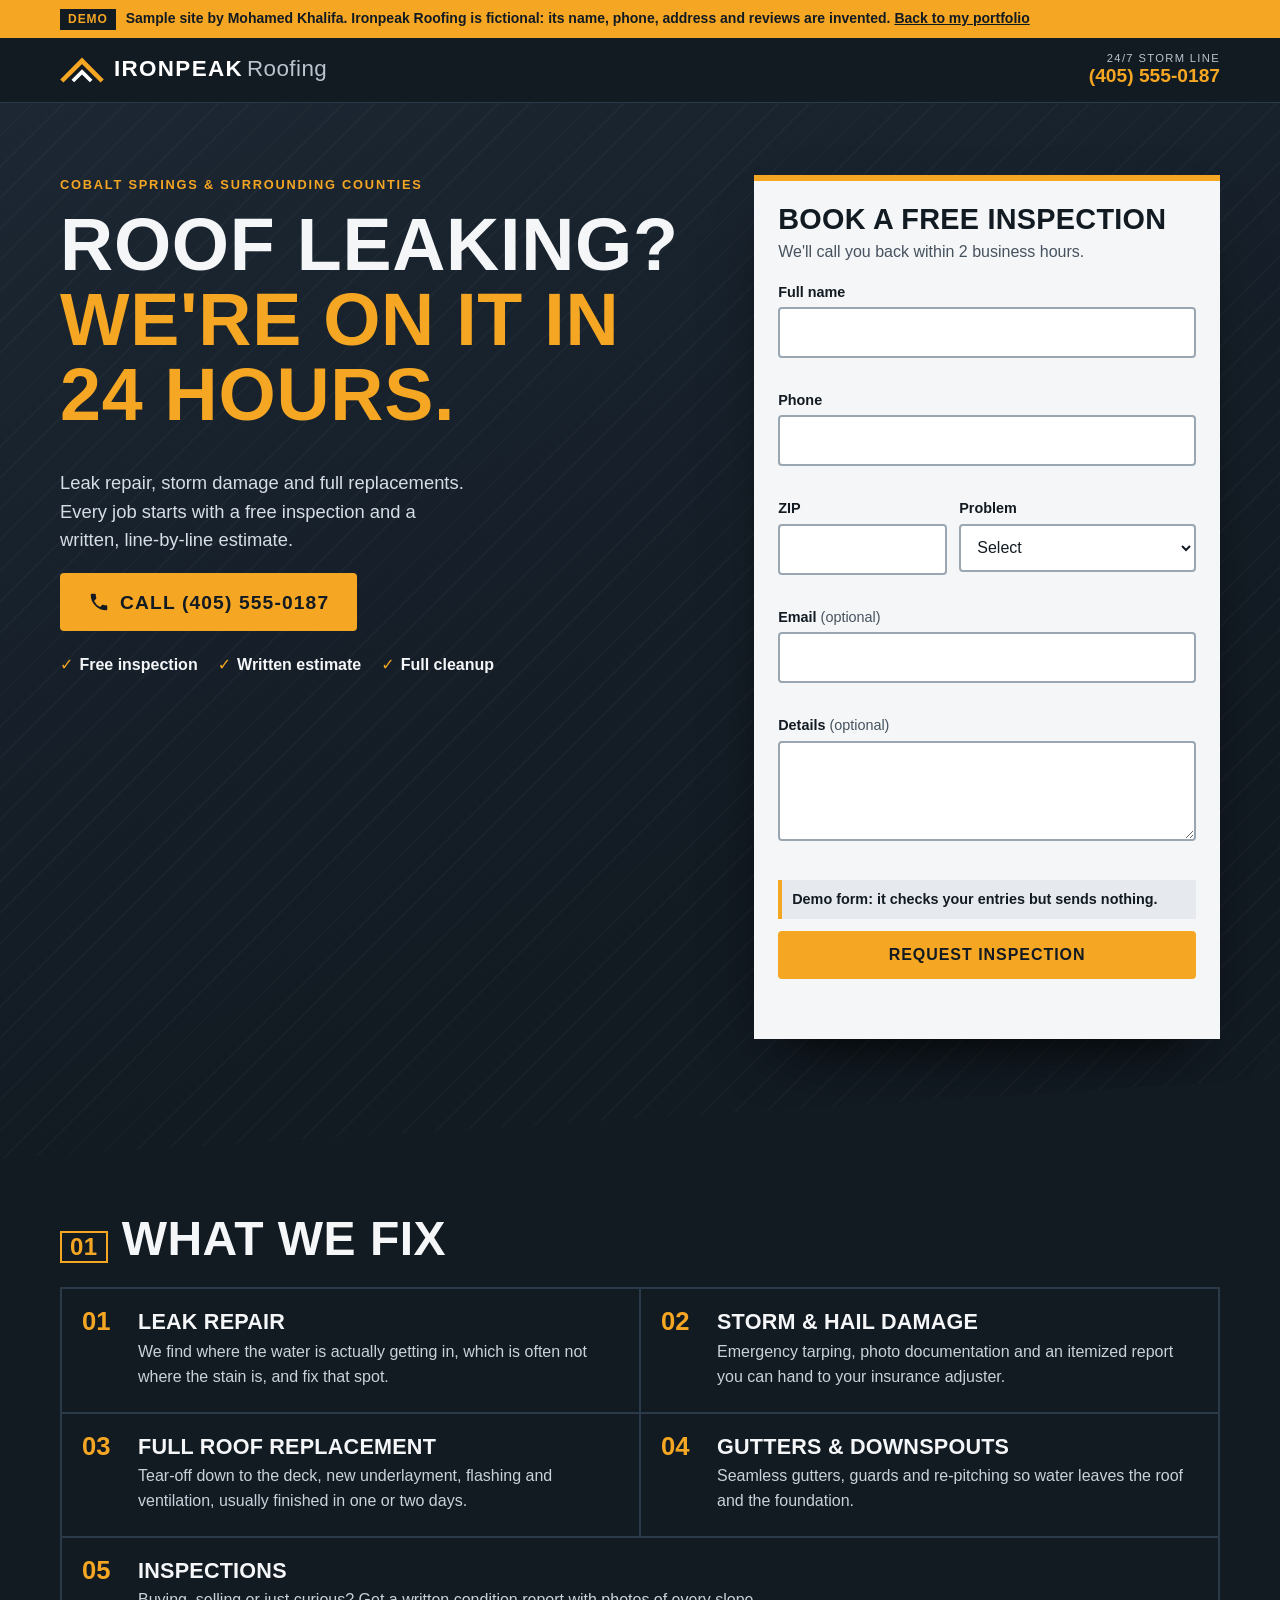
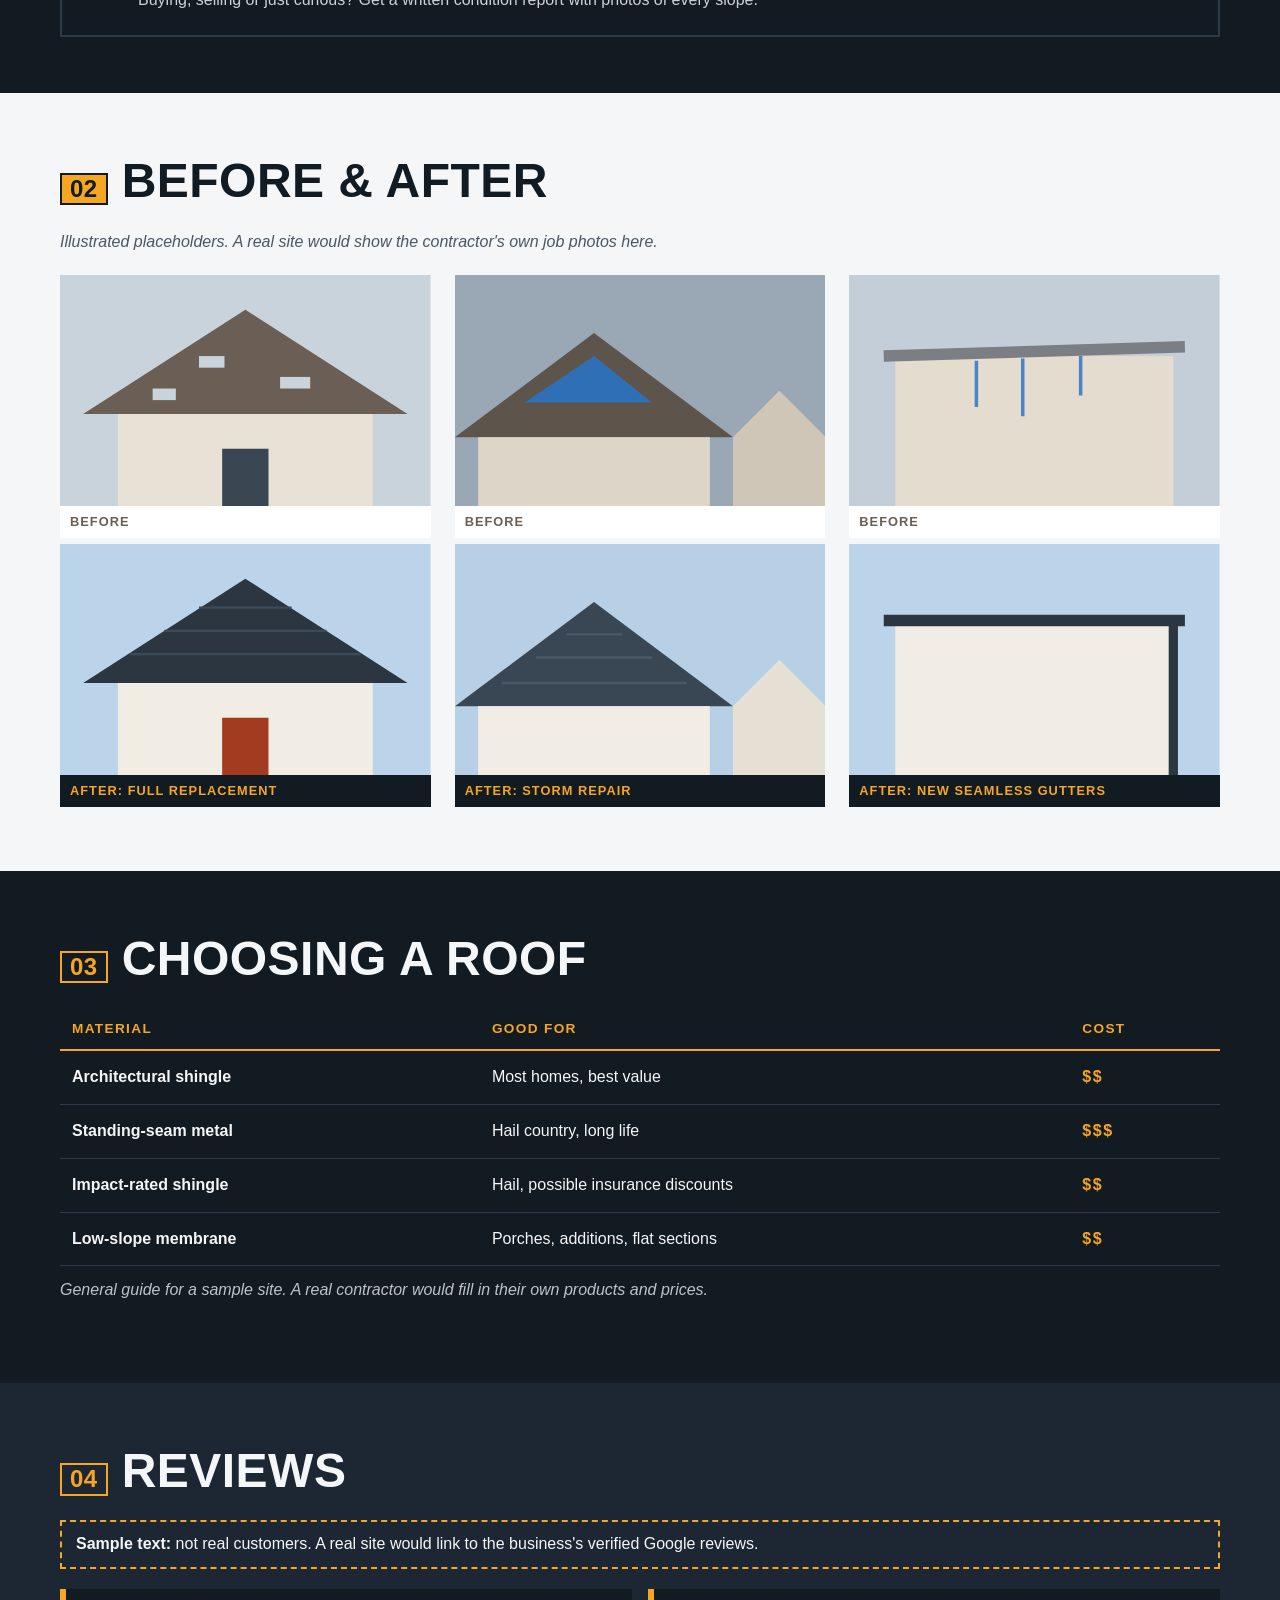
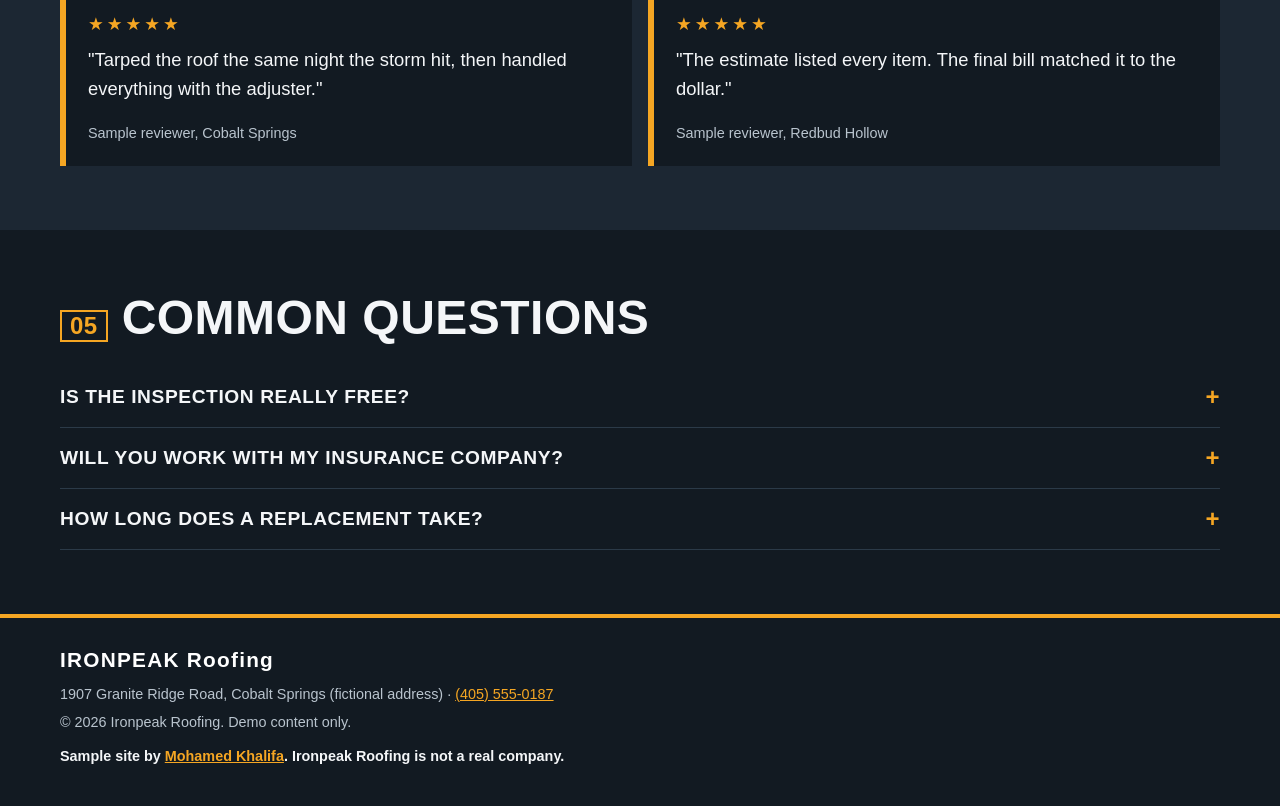
<file: samples/roofer/index.html>
<!doctype html>
<html lang="en">
<head>
  <meta charset="utf-8">
  <meta name="viewport" content="width=device-width, initial-scale=1">
  <title>Ironpeak Roofing | Sample roofing website</title>
  <meta name="description" content="Sample website for Ironpeak Roofing, a fictional roofing contractor: leak repair, storm damage, full replacements, gutters and free inspections. Built by Mohamed Khalifa as a demo.">
  <meta name="robots" content="noindex">
  <meta name="theme-color" content="#121a22">
  <link rel="icon" href="data:image/svg+xml,%3Csvg xmlns='http://www.w3.org/2000/svg' viewBox='0 0 32 32'%3E%3Crect width='32' height='32' fill='%23121a22'/%3E%3Cpath d='M4 20 16 8l12 12' fill='none' stroke='%23f5a623' stroke-width='4'/%3E%3C/svg%3E">
  <link rel="stylesheet" href="style.css">
</head>
<body>
  <a class="skip" href="#main">Skip to content</a>

  <div class="demo-banner" role="note">
    <p><span class="tag">Demo</span> Sample site by Mohamed Khalifa. Ironpeak Roofing is fictional: its name, phone, address and reviews are invented. <a href="../../">Back to my portfolio</a></p>
  </div>

  <header class="topbar">
    <div class="wrap topbar-row">
      <a class="logo" href="#top" aria-label="Ironpeak Roofing, back to top">
        <svg viewBox="0 0 48 32" width="44" height="30" aria-hidden="true"><path d="M2 28 24 6l22 22" fill="none" stroke="#f5a623" stroke-width="5" stroke-linejoin="miter"/><path d="M14 28 24 18l10 10" fill="none" stroke="#fff" stroke-width="4"/></svg>
        <span>IRONPEAK<em>Roofing</em></span>
      </a>
      <a class="phone-link" href="tel:+14055550187">
        <span class="phone-label">24/7 storm line</span>
        <span class="phone-number">(405) 555-0187</span>
      </a>
    </div>
  </header>

  <main id="main">
    <section class="hero" id="top">
      <div class="wrap hero-grid">
        <div class="hero-copy">
          <p class="kicker">Cobalt Springs &amp; surrounding counties</p>
          <h1>Roof leaking? <span>We're on it in 24 hours.</span></h1>
          <p class="lede">Leak repair, storm damage and full replacements. Every job starts with a free inspection and a written, line-by-line estimate.</p>
          <a class="btn btn-amber btn-lg" href="tel:+14055550187">
            <svg viewBox="0 0 24 24" width="22" height="22" aria-hidden="true"><path fill="currentColor" d="M6.6 10.8a15.1 15.1 0 0 0 6.6 6.6l2.2-2.2a1 1 0 0 1 1-.25 11.4 11.4 0 0 0 3.6.57 1 1 0 0 1 1 1V20a1 1 0 0 1-1 1A17 17 0 0 1 3 4a1 1 0 0 1 1-1h3.5a1 1 0 0 1 1 1c0 1.25.2 2.45.57 3.57a1 1 0 0 1-.25 1z"/></svg>
            Call (405) 555-0187
          </a>
          <ul class="checks">
            <li>Free inspection</li>
            <li>Written estimate</li>
            <li>Full cleanup</li>
          </ul>
        </div>

        <div class="form-card" id="inspection">
          <h2>Book a free inspection</h2>
          <p class="form-sub">We'll call you back within 2 business hours.</p>
          <!-- Replace the action URL with a form service endpoint to receive real requests. -->
          <form action="https://example.com/REPLACE-WITH-FORM-ENDPOINT" method="post" data-quote-form>
            <div class="field">
              <label for="r-name">Full name</label>
              <input id="r-name" name="name" type="text" autocomplete="name" required aria-describedby="r-name-error">
              <p class="error" id="r-name-error" aria-live="polite"></p>
            </div>
            <div class="field">
              <label for="r-phone">Phone</label>
              <input id="r-phone" name="phone" type="tel" inputmode="tel" autocomplete="tel" required aria-describedby="r-phone-error">
              <p class="error" id="r-phone-error" aria-live="polite"></p>
            </div>
            <div class="field two">
              <div>
                <label for="r-zip">ZIP</label>
                <input id="r-zip" name="zip" type="text" inputmode="numeric" autocomplete="postal-code" maxlength="5" required aria-describedby="r-zip-error">
                <p class="error" id="r-zip-error" aria-live="polite"></p>
              </div>
              <div>
                <label for="r-service">Problem</label>
                <select id="r-service" name="service" required aria-describedby="r-service-error">
                  <option value="">Select</option>
                  <option>Active leak</option>
                  <option>Storm or hail damage</option>
                  <option>Full replacement</option>
                  <option>Gutters</option>
                  <option>Inspection only</option>
                </select>
                <p class="error" id="r-service-error" aria-live="polite"></p>
              </div>
            </div>
            <div class="field">
              <label for="r-email">Email <span class="opt">(optional)</span></label>
              <input id="r-email" name="email" type="email" autocomplete="email" aria-describedby="r-email-error">
              <p class="error" id="r-email-error" aria-live="polite"></p>
            </div>
            <div class="field">
              <label for="r-message">Details <span class="opt">(optional)</span></label>
              <textarea id="r-message" name="message" rows="3" maxlength="1000" aria-describedby="r-message-error"></textarea>
              <p class="error" id="r-message-error" aria-live="polite"></p>
            </div>
            <div class="trap" aria-hidden="true">
              <label for="r-website">Leave this empty</label>
              <input id="r-website" name="website" type="text" tabindex="-1" autocomplete="off" data-trap>
            </div>
            <p class="demo-form-note" role="note">Demo form: it checks your entries but sends nothing.</p>
            <button class="btn btn-amber btn-block" type="submit" disabled data-demo-submit>Request inspection</button>
            <p class="status" data-form-status role="status"></p>
          </form>
        </div>
      </div>
    </section>

    <section class="services" aria-labelledby="svc-title">
      <div class="wrap">
        <h2 id="svc-title" class="section-title"><span>01</span> What we fix</h2>
        <ol class="svc-list">
          <li>
            <h3>Leak repair</h3>
            <p>We find where the water is actually getting in, which is often not where the stain is, and fix that spot.</p>
          </li>
          <li>
            <h3>Storm &amp; hail damage</h3>
            <p>Emergency tarping, photo documentation and an itemized report you can hand to your insurance adjuster.</p>
          </li>
          <li>
            <h3>Full roof replacement</h3>
            <p>Tear-off down to the deck, new underlayment, flashing and ventilation, usually finished in one or two days.</p>
          </li>
          <li>
            <h3>Gutters &amp; downspouts</h3>
            <p>Seamless gutters, guards and re-pitching so water leaves the roof and the foundation.</p>
          </li>
          <li>
            <h3>Inspections</h3>
            <p>Buying, selling or just curious? Get a written condition report with photos of every slope.</p>
          </li>
        </ol>
      </div>
    </section>

    <section class="projects" aria-labelledby="proj-title">
      <div class="wrap">
        <h2 id="proj-title" class="section-title"><span>02</span> Before &amp; after</h2>
        <p class="placeholder-note">Illustrated placeholders. A real site would show the contractor's own job photos here.</p>
        <ul class="ba-list">
          <li class="ba">
            <figure>
              <svg viewBox="0 0 320 200" role="img" aria-labelledby="b1"><title id="b1">Before: illustration of a worn roof with missing shingles</title><rect width="320" height="200" fill="#c9d3dc"/><path d="M20 120 160 30l140 90z" fill="#6b5f55"/><g fill="#c9d3dc"><rect x="120" y="70" width="22" height="10"/><rect x="190" y="88" width="26" height="10"/><rect x="80" y="98" width="20" height="10"/></g><rect x="50" y="120" width="220" height="80" fill="#e8e1d6"/><rect x="140" y="150" width="40" height="50" fill="#3a4652"/></svg>
              <figcaption>Before</figcaption>
            </figure>
            <figure>
              <svg viewBox="0 0 320 200" role="img" aria-labelledby="a1"><title id="a1">After: illustration of the same house with a new dark shingle roof</title><rect width="320" height="200" fill="#bcd4ea"/><path d="M20 120 160 30l140 90z" fill="#2b3640"/><g stroke="#3d4b57" stroke-width="2"><path d="M60 95h200M90 75h140M120 55h80"/></g><rect x="50" y="120" width="220" height="80" fill="#f2ede4"/><rect x="140" y="150" width="40" height="50" fill="#a33b20"/></svg>
              <figcaption>After: full replacement</figcaption>
            </figure>
          </li>
          <li class="ba">
            <figure>
              <svg viewBox="0 0 320 200" role="img" aria-labelledby="b2"><title id="b2">Before: illustration of a roof with a blue emergency tarp after a storm</title><rect width="320" height="200" fill="#9aa8b5"/><path d="M0 140 120 50l120 90z" fill="#5d544c"/><path d="M60 110 120 70l50 40z" fill="#2f6fb5"/><rect x="20" y="140" width="200" height="60" fill="#ddd5c8"/><path d="M240 140l40-40 40 40v60h-80z" fill="#cfc6b8"/></svg>
              <figcaption>Before</figcaption>
            </figure>
            <figure>
              <svg viewBox="0 0 320 200" role="img" aria-labelledby="a2"><title id="a2">After: illustration of the storm-damaged roof fully repaired</title><rect width="320" height="200" fill="#b7d0e6"/><path d="M0 140 120 50l120 90z" fill="#394754"/><g stroke="#4a5967" stroke-width="2"><path d="M40 120h160M70 98h100M96 78h48"/></g><rect x="20" y="140" width="200" height="60" fill="#f2ede4"/><path d="M240 140l40-40 40 40v60h-80z" fill="#e6dfd3"/></svg>
              <figcaption>After: storm repair</figcaption>
            </figure>
          </li>
          <li class="ba">
            <figure>
              <svg viewBox="0 0 320 200" role="img" aria-labelledby="b3"><title id="b3">Before: illustration of a sagging gutter overflowing with water</title><rect width="320" height="200" fill="#c4ced8"/><rect x="40" y="70" width="240" height="130" fill="#e3dccf"/><path d="M30 70 290 62" stroke="#7b7f84" stroke-width="10"/><g stroke="#4a86c5" stroke-width="3"><path d="M110 74v40M150 72v50M200 70v34"/></g></svg>
              <figcaption>Before</figcaption>
            </figure>
            <figure>
              <svg viewBox="0 0 320 200" role="img" aria-labelledby="a3"><title id="a3">After: illustration of a straight new gutter and downspout</title><rect width="320" height="200" fill="#bcd4ea"/><rect x="40" y="70" width="240" height="130" fill="#f2ede4"/><path d="M30 66H290" stroke="#2b3640" stroke-width="10"/><path d="M280 66v134" stroke="#2b3640" stroke-width="8"/></svg>
              <figcaption>After: new seamless gutters</figcaption>
            </figure>
          </li>
        </ul>
      </div>
    </section>

    <section class="materials" aria-labelledby="mat-title">
      <div class="wrap">
        <h2 id="mat-title" class="section-title"><span>03</span> Choosing a roof</h2>
        <div class="table-scroll" tabindex="0" role="region" aria-labelledby="mat-title">
          <table>
            <thead>
              <tr><th scope="col">Material</th><th scope="col">Good for</th><th scope="col">Cost</th></tr>
            </thead>
            <tbody>
              <tr><th scope="row">Architectural shingle</th><td>Most homes, best value</td><td>$$</td></tr>
              <tr><th scope="row">Standing-seam metal</th><td>Hail country, long life</td><td>$$$</td></tr>
              <tr><th scope="row">Impact-rated shingle</th><td>Hail, possible insurance discounts</td><td>$$</td></tr>
              <tr><th scope="row">Low-slope membrane</th><td>Porches, additions, flat sections</td><td>$$</td></tr>
            </tbody>
          </table>
        </div>
        <p class="placeholder-note">General guide for a sample site. A real contractor would fill in their own products and prices.</p>
      </div>
    </section>

    <section class="reviews" aria-labelledby="rev-title">
      <div class="wrap">
        <h2 id="rev-title" class="section-title"><span>04</span> Reviews</h2>
        <p class="sample-flag" role="note"><strong>Sample text:</strong> not real customers. A real site would link to the business's verified Google reviews.</p>
        <div class="review-row">
          <figure class="review">
            <div class="stars" aria-hidden="true">★★★★★</div>
            <blockquote><p>"Tarped the roof the same night the storm hit, then handled everything with the adjuster."</p></blockquote>
            <figcaption>Sample reviewer, Cobalt Springs</figcaption>
          </figure>
          <figure class="review">
            <div class="stars" aria-hidden="true">★★★★★</div>
            <blockquote><p>"The estimate listed every item. The final bill matched it to the dollar."</p></blockquote>
            <figcaption>Sample reviewer, Redbud Hollow</figcaption>
          </figure>
        </div>
      </div>
    </section>

    <section class="faq" aria-labelledby="faq-title">
      <div class="wrap">
        <h2 id="faq-title" class="section-title"><span>05</span> Common questions</h2>
        <details>
          <summary>Is the inspection really free?</summary>
          <p>Yes. We look at the roof, take photos and give you a written estimate. There's no charge and no obligation.</p>
        </details>
        <details>
          <summary>Will you work with my insurance company?</summary>
          <p>We document the damage and meet the adjuster on site if you'd like. Your policy decides what's covered.</p>
        </details>
        <details>
          <summary>How long does a replacement take?</summary>
          <p>Most homes take one or two days, depending on size, weather and how many layers come off.</p>
        </details>
      </div>
    </section>
  </main>

  <footer class="site-footer">
    <div class="wrap">
      <p class="foot-brand">IRONPEAK Roofing</p>
      <p>1907 Granite Ridge Road, Cobalt Springs (fictional address) · <a href="tel:+14055550187">(405) 555-0187</a></p>
      <p>&copy; <span data-year>2026</span> Ironpeak Roofing. Demo content only.</p>
      <p class="demo-line">Sample site by <a href="../../">Mohamed Khalifa</a>. Ironpeak Roofing is not a real company.</p>
    </div>
  </footer>

  <nav class="callbar" aria-label="Quick contact">
    <a class="btn btn-amber" href="tel:+14055550187">Call now</a>
    <a class="btn btn-outline" href="#inspection">Free inspection</a>
  </nav>

  <script src="../quote-form.js" defer></script>
</body>
</html>
</file>
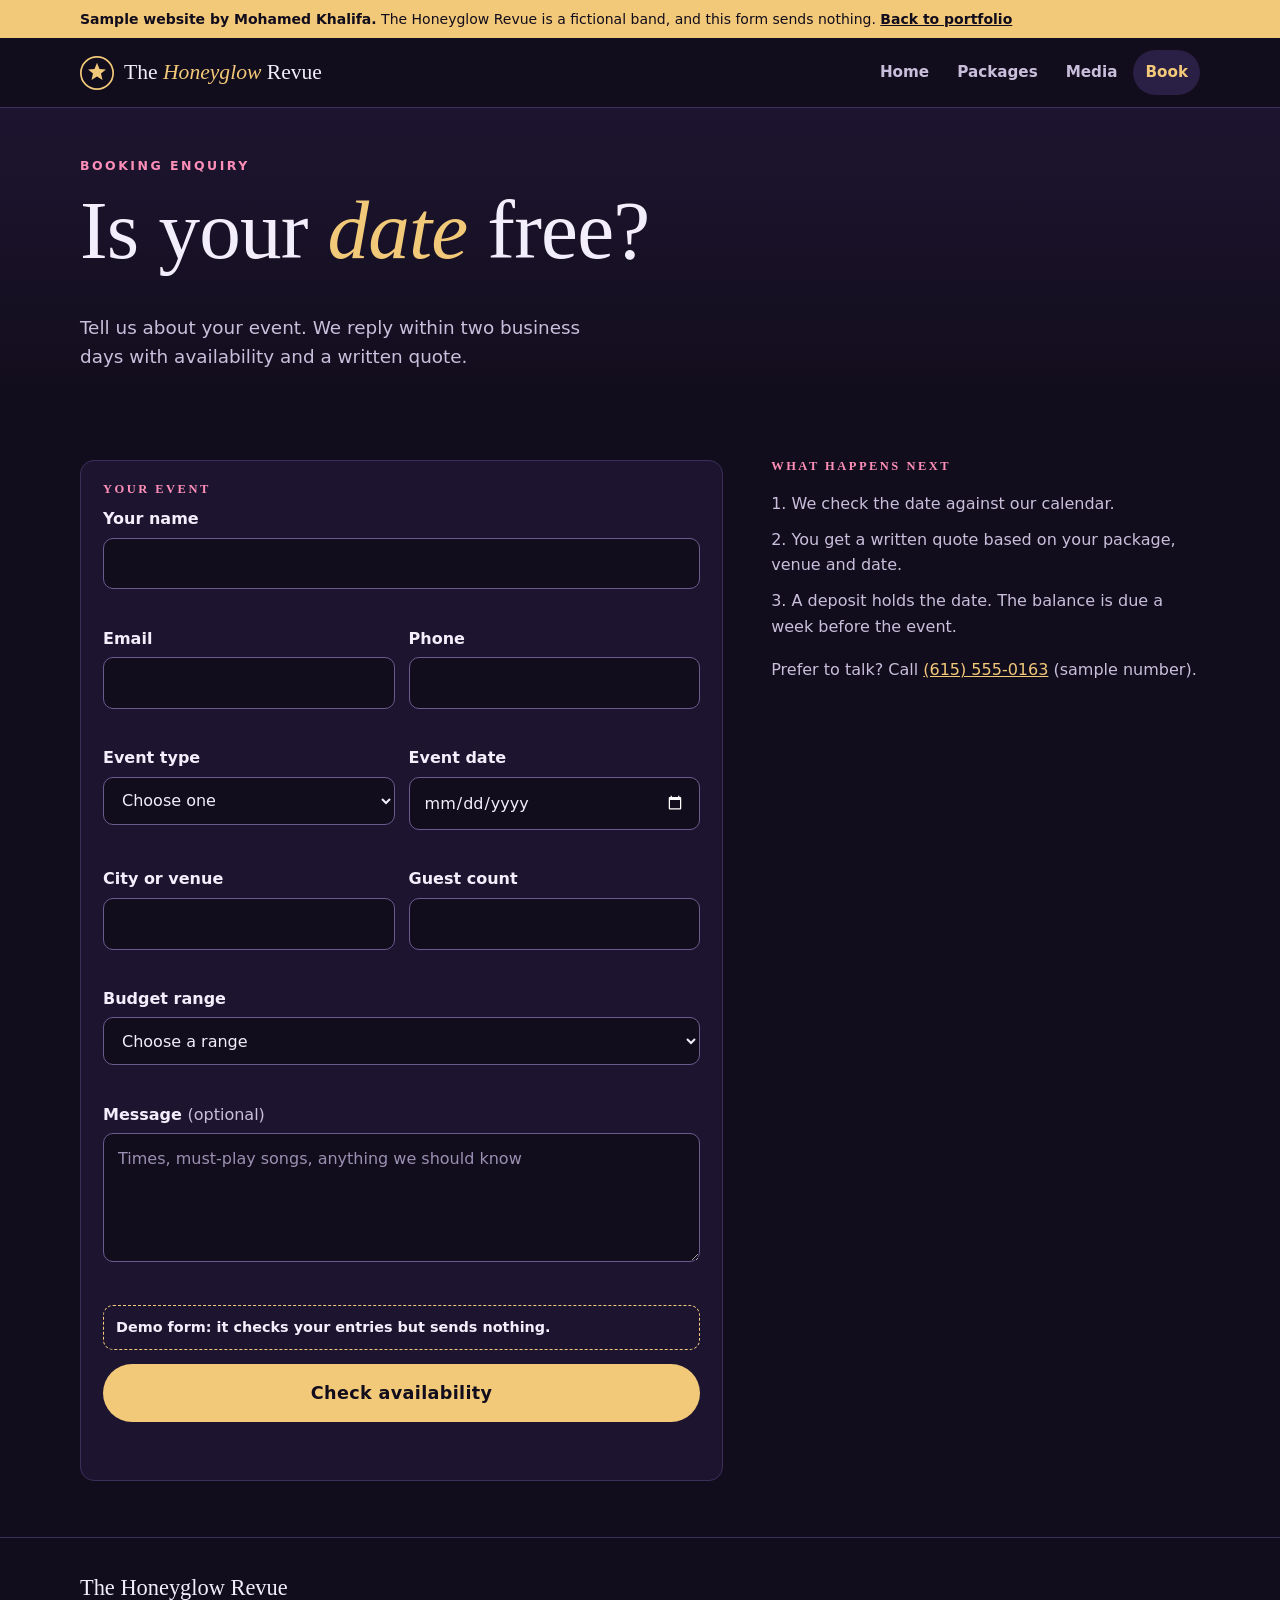
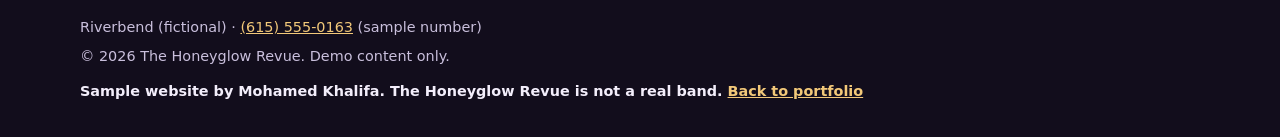
<file: samples/band-booking/book.html>
<!doctype html>
<html lang="en">
<head>
  <meta charset="utf-8">
  <meta name="viewport" content="width=device-width, initial-scale=1">
  <title>Check availability | The Honeyglow Revue (sample site)</title>
  <meta name="description" content="Booking enquiry form for The Honeyglow Revue, a fictional events band. This is a demo form on a sample site: it checks your entries and sends nothing.">
  <meta name="robots" content="noindex">
  <meta name="theme-color" content="#120d1c">
  <link rel="icon" href="data:image/svg+xml,%3Csvg xmlns='http://www.w3.org/2000/svg' viewBox='0 0 32 32'%3E%3Ccircle cx='16' cy='16' r='16' fill='%23120d1c'/%3E%3Cpath d='M16 6l2.6 6.4L25 13l-5 4.3 1.6 6.7L16 20.5 10.4 24l1.6-6.7L7 13l6.4-.6z' fill='%23f2c879'/%3E%3C/svg%3E">
  <link rel="stylesheet" href="style.css">
</head>
<body>
  <a class="skip" href="#main">Skip to content</a>

  <div class="demo-banner" role="note">
    <p><strong>Sample website by Mohamed Khalifa.</strong> The Honeyglow Revue is a fictional band, and this form sends nothing. <a href="../../">Back to portfolio</a></p>
  </div>

  <header class="masthead">
    <div class="wrap masthead-row">
      <a class="wordmark" href="./" aria-label="The Honeyglow Revue, home">
        <svg viewBox="0 0 40 40" aria-hidden="true"><circle cx="20" cy="20" r="19" fill="none" stroke="#f2c879" stroke-width="2"/><path d="M20 8l2.9 7.2 7.6.6-5.8 4.9 1.8 7.5L20 24.1l-6.5 4.1 1.8-7.5-5.8-4.9 7.6-.6z" fill="#f2c879"/></svg>
        <span>The <em>Honeyglow</em> Revue</span>
      </a>
      <nav class="site-nav" aria-label="Main">
        <ul>
          <li><a href="./">Home</a></li>
          <li><a href="packages.html">Packages</a></li>
          <li><a href="media.html">Media</a></li>
          <li><a href="book.html" aria-current="page">Book</a></li>
        </ul>
      </nav>
    </div>
  </header>

  <main id="main">
    <section class="page-head">
      <div class="wrap">
        <p class="kicker">Booking enquiry</p>
        <h1>Is your <em>date</em> free?</h1>
        <p class="lede">Tell us about your event. We reply within two business days with availability and a written quote.</p>
      </div>
    </section>

    <section class="section">
      <div class="wrap book-grid">
        <div>
          <!-- Replace the action URL with a form service endpoint to receive real enquiries. -->
          <form class="form-card" action="https://example.com/REPLACE-WITH-FORM-ENDPOINT" method="post" data-quote-form data-success="booking-success" aria-labelledby="form-title">
            <h2 id="form-title" class="kicker">Your event</h2>
            <div class="field">
              <label for="b-name">Your name</label>
              <input id="b-name" name="name" type="text" autocomplete="name" required aria-describedby="b-name-error">
              <p class="error" id="b-name-error" aria-live="polite"></p>
            </div>
            <div class="field-row">
              <div class="field">
                <label for="b-email">Email</label>
                <input id="b-email" name="email" type="email" autocomplete="email" required aria-describedby="b-email-error">
                <p class="error" id="b-email-error" aria-live="polite"></p>
              </div>
              <div class="field">
                <label for="b-phone">Phone</label>
                <input id="b-phone" name="phone" type="tel" inputmode="tel" autocomplete="tel" required aria-describedby="b-phone-error">
                <p class="error" id="b-phone-error" aria-live="polite"></p>
              </div>
            </div>
            <div class="field-row">
              <div class="field">
                <label for="b-type">Event type</label>
                <select id="b-type" name="event_type" required aria-describedby="b-type-error">
                  <option value="">Choose one</option>
                  <option>Wedding</option>
                  <option>Corporate event</option>
                  <option>Private party</option>
                  <option>Venue or club night</option>
                  <option>Something else</option>
                </select>
                <p class="error" id="b-type-error" aria-live="polite"></p>
              </div>
              <div class="field">
                <label for="b-date">Event date</label>
                <input id="b-date" name="event_date" type="date" required aria-describedby="b-date-error">
                <p class="error" id="b-date-error" aria-live="polite"></p>
              </div>
            </div>
            <div class="field-row">
              <div class="field">
                <label for="b-venue">City or venue</label>
                <input id="b-venue" name="venue" type="text" autocomplete="address-level2" required aria-describedby="b-venue-error">
                <p class="error" id="b-venue-error" aria-live="polite"></p>
              </div>
              <div class="field">
                <label for="b-guests">Guest count</label>
                <input id="b-guests" name="guests" type="text" inputmode="numeric" maxlength="4" required aria-describedby="b-guests-error">
                <p class="error" id="b-guests-error" aria-live="polite"></p>
              </div>
            </div>
            <div class="field">
              <label for="b-budget">Budget range</label>
              <select id="b-budget" name="budget" required aria-describedby="b-budget-error">
                <option value="">Choose a range</option>
                <option>Under $2,000</option>
                <option>$2,000 to $3,500</option>
                <option>$3,500 to $5,000</option>
                <option>Over $5,000</option>
                <option>Not sure yet</option>
              </select>
              <p class="error" id="b-budget-error" aria-live="polite"></p>
            </div>
            <div class="field">
              <label for="b-message">Message <span class="opt">(optional)</span></label>
              <textarea id="b-message" name="message" rows="4" maxlength="1000" placeholder="Times, must-play songs, anything we should know" aria-describedby="b-message-error"></textarea>
              <p class="error" id="b-message-error" aria-live="polite"></p>
            </div>
            <div class="trap" aria-hidden="true">
              <label for="b-website">Leave this empty</label>
              <input id="b-website" name="website" type="text" tabindex="-1" autocomplete="off" data-trap>
            </div>
            <p class="demo-form-note" role="note">Demo form: it checks your entries but sends nothing.</p>
            <button class="btn btn-gold btn-lg btn-block" type="submit" disabled data-demo-submit>Check availability</button>
            <p class="status" data-form-status role="status"></p>
          </form>

          <div class="success" id="booking-success" tabindex="-1" role="status" hidden>
            <h2>Thanks, your enquiry looks good.</h2>
            <p><strong>This is a demo, so nothing was sent.</strong> On a real band's site, the enquiry would go straight to the band's inbox, and they would reply with availability and a quote.</p>
            <a class="btn btn-ghost" href="book.html">Start a new enquiry</a>
          </div>
        </div>

        <aside aria-labelledby="next-title">
          <h2 id="next-title" class="kicker">What happens next</h2>
          <ol class="aside-list">
            <li>1. We check the date against our calendar.</li>
            <li>2. You get a written quote based on your package, venue and date.</li>
            <li>3. A deposit holds the date. The balance is due a week before the event.</li>
          </ol>
          <p class="muted spaced">Prefer to talk? Call <a href="tel:+16155550163">(615) 555-0163</a> (sample number).</p>
        </aside>
      </div>
    </section>
  </main>

  <footer class="site-footer">
    <div class="wrap">
      <p class="foot-brand">The Honeyglow Revue</p>
      <p>Riverbend (fictional) · <a href="tel:+16155550163">(615) 555-0163</a> (sample number)</p>
      <p>&copy; <span data-year>2026</span> The Honeyglow Revue. Demo content only.</p>
      <p class="demo-line">Sample website by Mohamed Khalifa. The Honeyglow Revue is not a real band. <a href="../../">Back to portfolio</a></p>
    </div>
  </footer>

  <nav class="bookbar" aria-label="Quick booking">
    <a class="btn btn-ghost" href="tel:+16155550163" aria-label="Call (615) 555-0163, a sample number">Call</a>
    <a class="btn btn-gold" href="#b-name">Check availability</a>
  </nav>

  <script src="../quote-form.js" defer></script>
</body>
</html>
</file>
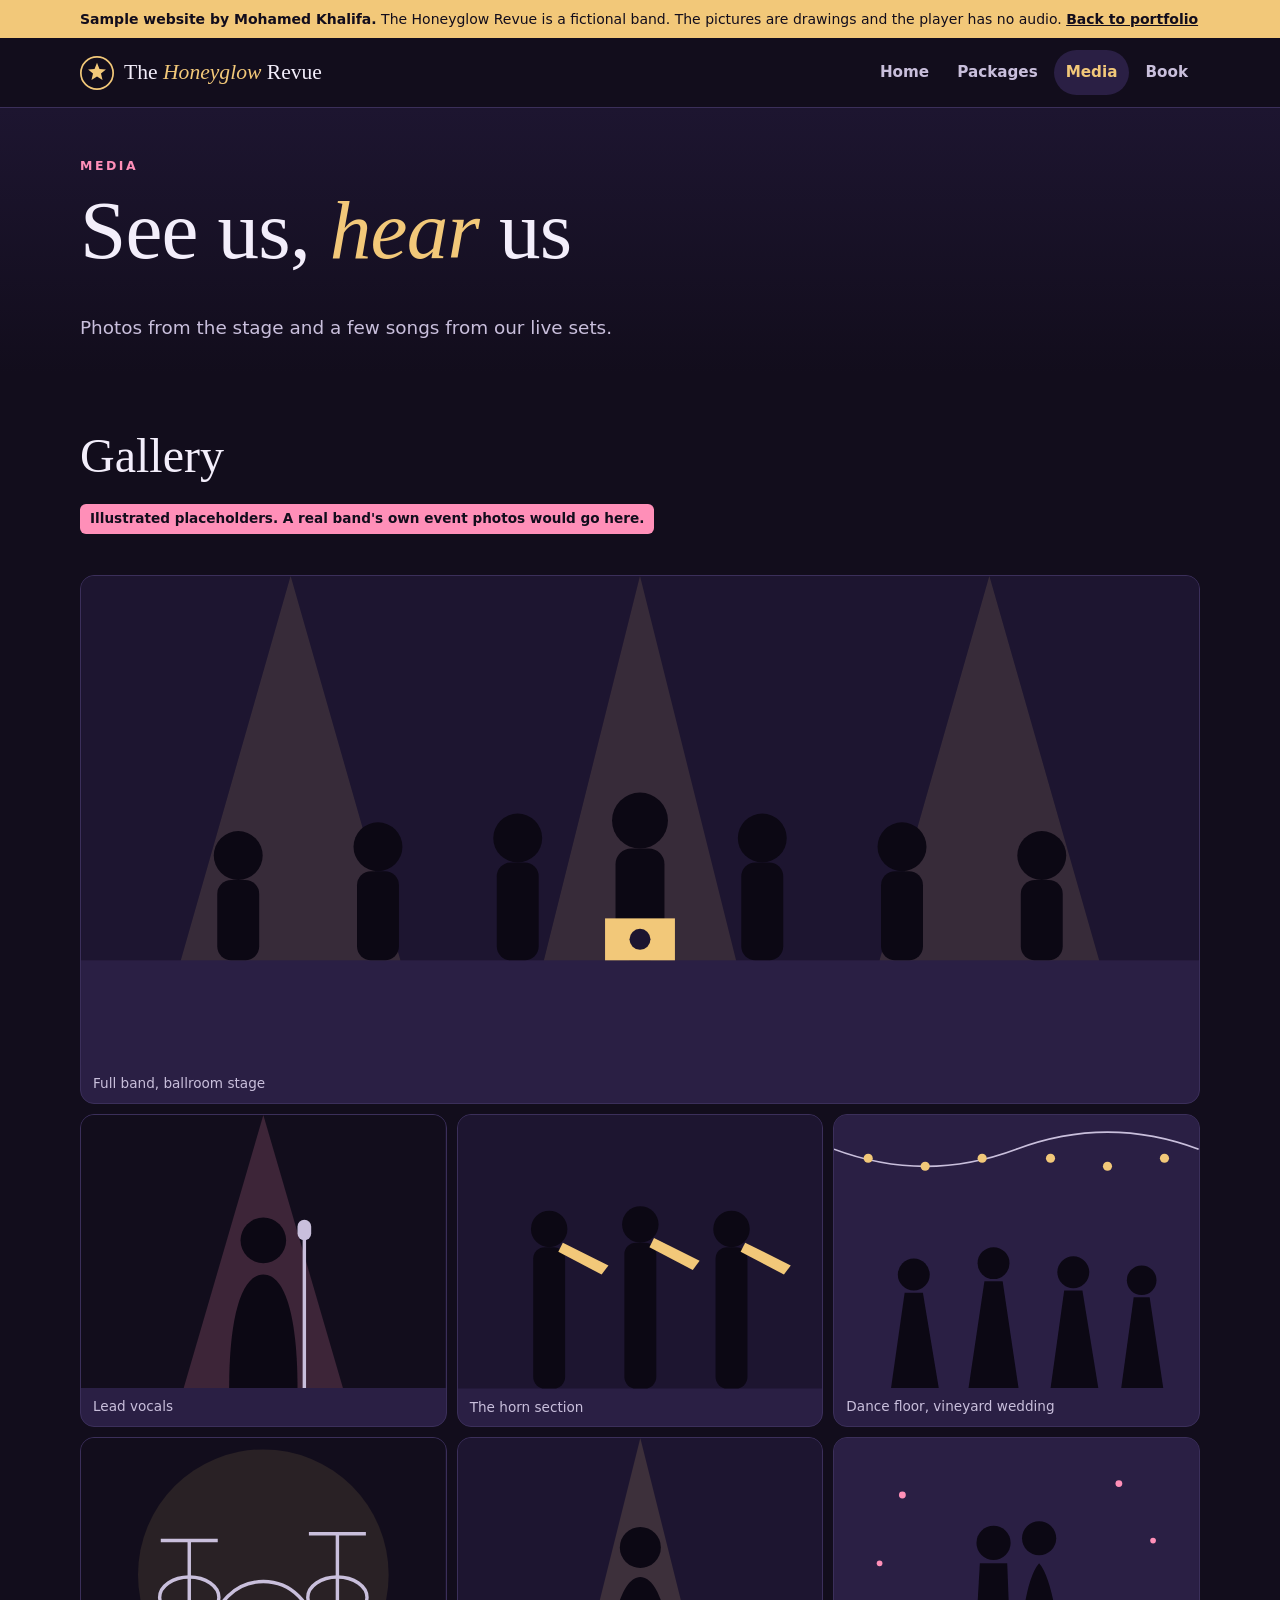
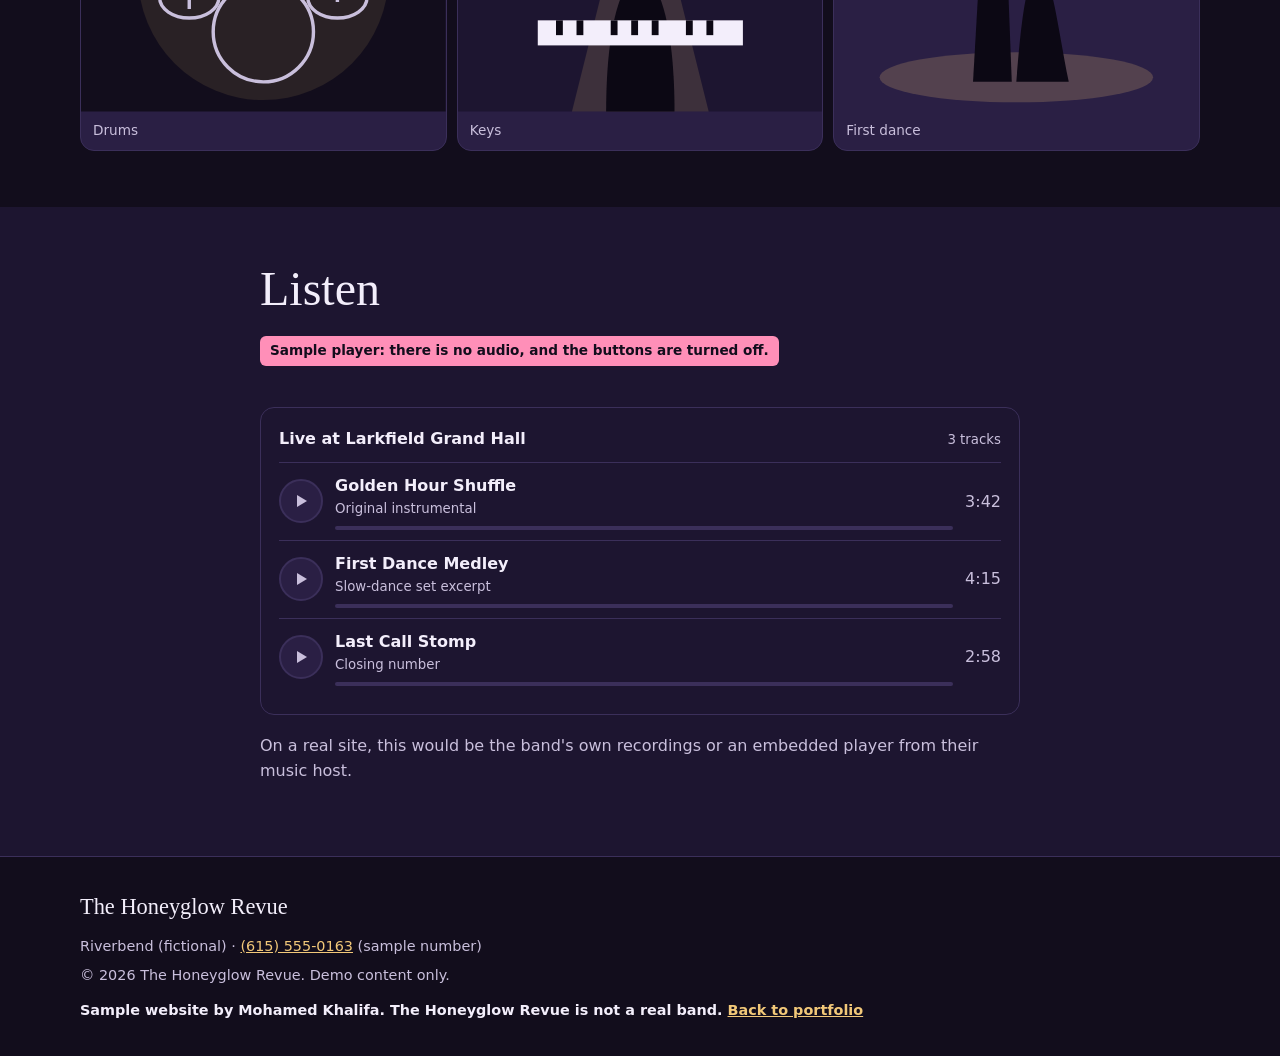
<file: samples/band-booking/media.html>
<!doctype html>
<html lang="en">
<head>
  <meta charset="utf-8">
  <meta name="viewport" content="width=device-width, initial-scale=1">
  <title>Photos &amp; music | The Honeyglow Revue (sample site)</title>
  <meta name="description" content="Gallery and listening page for The Honeyglow Revue, a fictional wedding band. Illustrated placeholders and a sample player show where a real band's photos and recordings would go.">
  <meta name="robots" content="noindex">
  <meta name="theme-color" content="#120d1c">
  <link rel="icon" href="data:image/svg+xml,%3Csvg xmlns='http://www.w3.org/2000/svg' viewBox='0 0 32 32'%3E%3Ccircle cx='16' cy='16' r='16' fill='%23120d1c'/%3E%3Cpath d='M16 6l2.6 6.4L25 13l-5 4.3 1.6 6.7L16 20.5 10.4 24l1.6-6.7L7 13l6.4-.6z' fill='%23f2c879'/%3E%3C/svg%3E">
  <link rel="stylesheet" href="style.css">
</head>
<body>
  <a class="skip" href="#main">Skip to content</a>

  <div class="demo-banner" role="note">
    <p><strong>Sample website by Mohamed Khalifa.</strong> The Honeyglow Revue is a fictional band. The pictures are drawings and the player has no audio. <a href="../../">Back to portfolio</a></p>
  </div>

  <header class="masthead">
    <div class="wrap masthead-row">
      <a class="wordmark" href="./" aria-label="The Honeyglow Revue, home">
        <svg viewBox="0 0 40 40" aria-hidden="true"><circle cx="20" cy="20" r="19" fill="none" stroke="#f2c879" stroke-width="2"/><path d="M20 8l2.9 7.2 7.6.6-5.8 4.9 1.8 7.5L20 24.1l-6.5 4.1 1.8-7.5-5.8-4.9 7.6-.6z" fill="#f2c879"/></svg>
        <span>The <em>Honeyglow</em> Revue</span>
      </a>
      <nav class="site-nav" aria-label="Main">
        <ul>
          <li><a href="./">Home</a></li>
          <li><a href="packages.html">Packages</a></li>
          <li><a href="media.html" aria-current="page">Media</a></li>
          <li><a href="book.html">Book</a></li>
        </ul>
      </nav>
    </div>
  </header>

  <main id="main">
    <section class="page-head">
      <div class="wrap">
        <p class="kicker">Media</p>
        <h1>See us, <em>hear</em> us</h1>
        <p class="lede">Photos from the stage and a few songs from our live sets.</p>
      </div>
    </section>

    <section class="section" aria-labelledby="gallery-title">
      <div class="wrap">
        <div class="section-head">
          <h2 id="gallery-title">Gallery</h2>
          <p class="sample-label">Illustrated placeholders. A real band's own event photos would go here.</p>
        </div>
        <div class="gallery">
          <figure class="wide">
            <svg viewBox="0 0 640 280" role="img" aria-labelledby="m1"><title id="m1">Illustration of an eight-piece band on a stage under warm spotlights</title><rect width="640" height="280" fill="#1d1530"/><path d="M120 0 40 280h160zM320 0 250 280h140zM520 0 440 280h160z" fill="#f2c879" opacity=".12"/><rect y="220" width="640" height="60" fill="#2a1f44"/><g fill="#0c0814"><circle cx="90" cy="160" r="14"/><rect x="78" y="174" width="24" height="46" rx="8"/><circle cx="170" cy="155" r="14"/><rect x="158" y="169" width="24" height="51" rx="8"/><circle cx="250" cy="150" r="14"/><rect x="238" y="164" width="24" height="56" rx="8"/><circle cx="320" cy="140" r="16"/><rect x="306" y="156" width="28" height="64" rx="9"/><circle cx="390" cy="150" r="14"/><rect x="378" y="164" width="24" height="56" rx="8"/><circle cx="470" cy="155" r="14"/><rect x="458" y="169" width="24" height="51" rx="8"/><circle cx="550" cy="160" r="14"/><rect x="538" y="174" width="24" height="46" rx="8"/></g><rect x="300" y="196" width="40" height="24" fill="#f2c879"/><circle cx="320" cy="208" r="6" fill="#1d1530"/></svg>
            <figcaption>Full band, ballroom stage</figcaption>
          </figure>
          <figure>
            <svg viewBox="0 0 320 240" role="img" aria-labelledby="m2"><title id="m2">Illustration of a singer at a microphone stand in a pink spotlight</title><rect width="320" height="240" fill="#120d1c"/><path d="M160 0 90 240h140z" fill="#ff8fb8" opacity=".18"/><g fill="#0c0814"><circle cx="160" cy="110" r="20"/><path d="M130 240c0-60 10-100 30-100s30 40 30 100z"/></g><path d="M196 104v136" stroke="#c9bfdc" stroke-width="3"/><rect x="190" y="92" width="12" height="18" rx="6" fill="#c9bfdc"/></svg>
            <figcaption>Lead vocals</figcaption>
          </figure>
          <figure>
            <svg viewBox="0 0 320 240" role="img" aria-labelledby="m3"><title id="m3">Illustration of a horn section of three brass players</title><rect width="320" height="240" fill="#1d1530"/><g fill="#0c0814"><circle cx="80" cy="100" r="16"/><rect x="66" y="116" width="28" height="124" rx="10"/><circle cx="160" cy="96" r="16"/><rect x="146" y="112" width="28" height="128" rx="10"/><circle cx="240" cy="100" r="16"/><rect x="226" y="116" width="28" height="124" rx="10"/></g><g fill="#f2c879"><path d="M92 112l40 20-6 8-38-20z"/><path d="M172 108l40 20-6 8-38-20z"/><path d="M252 112l40 20-6 8-38-20z"/></g></svg>
            <figcaption>The horn section</figcaption>
          </figure>
          <figure>
            <svg viewBox="0 0 320 240" role="img" aria-labelledby="m4"><title id="m4">Illustration of guests dancing under string lights</title><rect width="320" height="240" fill="#2a1f44"/><path d="M0 30q80 30 160 0t160 0" fill="none" stroke="#c9bfdc" stroke-width="1.5"/><g fill="#f2c879"><circle cx="30" cy="38" r="4"/><circle cx="80" cy="45" r="4"/><circle cx="130" cy="38" r="4"/><circle cx="190" cy="38" r="4"/><circle cx="240" cy="45" r="4"/><circle cx="290" cy="38" r="4"/></g><g fill="#0c0814"><circle cx="70" cy="140" r="14"/><path d="M50 240l12-84h16l14 84z"/><circle cx="140" cy="130" r="14"/><path d="M118 240l14-94h16l14 94z"/><circle cx="210" cy="138" r="14"/><path d="M190 240l12-86h16l14 86z"/><circle cx="270" cy="145" r="13"/><path d="M252 240l11-80h14l12 80z"/></g></svg>
            <figcaption>Dance floor, vineyard wedding</figcaption>
          </figure>
          <figure>
            <svg viewBox="0 0 320 240" role="img" aria-labelledby="m5"><title id="m5">Illustration of a drum kit lit from behind</title><rect width="320" height="240" fill="#120d1c"/><circle cx="160" cy="120" r="110" fill="#f2c879" opacity=".1"/><g fill="none" stroke="#c9bfdc" stroke-width="3"><ellipse cx="160" cy="170" rx="44" ry="44"/><ellipse cx="95" cy="140" rx="26" ry="18"/><ellipse cx="225" cy="140" rx="26" ry="18"/><path d="M70 90h50M200 84h50M95 90v60M225 84v60"/></g></svg>
            <figcaption>Drums</figcaption>
          </figure>
          <figure>
            <svg viewBox="0 0 320 240" role="img" aria-labelledby="m6"><title id="m6">Illustration of a keyboard player under a gold spotlight</title><rect width="320" height="240" fill="#1d1530"/><path d="M160 0 100 240h120z" fill="#f2c879" opacity=".15"/><circle cx="160" cy="96" r="18" fill="#0c0814"/><path d="M130 240c0-70 12-118 30-118s30 48 30 118z" fill="#0c0814"/><rect x="70" y="160" width="180" height="22" fill="#f3eefb"/><g fill="#0c0814"><rect x="86" y="160" width="6" height="13"/><rect x="104" y="160" width="6" height="13"/><rect x="134" y="160" width="6" height="13"/><rect x="152" y="160" width="6" height="13"/><rect x="170" y="160" width="6" height="13"/><rect x="200" y="160" width="6" height="13"/><rect x="218" y="160" width="6" height="13"/></g></svg>
            <figcaption>Keys</figcaption>
          </figure>
          <figure>
            <svg viewBox="0 0 320 240" role="img" aria-labelledby="m7"><title id="m7">Illustration of a couple's first dance in a ring of soft light</title><rect width="320" height="240" fill="#2a1f44"/><ellipse cx="160" cy="210" rx="120" ry="22" fill="#f2c879" opacity=".2"/><g fill="#0c0814"><circle cx="140" cy="92" r="15"/><path d="M122 214l6-104h24l4 104z"/><circle cx="180" cy="88" r="15"/><path d="M160 214c4-50 8-90 20-104 12 14 16 54 26 104z"/></g><g fill="#ff8fb8"><circle cx="60" cy="50" r="3"/><circle cx="250" cy="40" r="3"/><circle cx="280" cy="90" r="2.5"/><circle cx="40" cy="110" r="2.5"/></g></svg>
            <figcaption>First dance</figcaption>
          </figure>
        </div>
      </div>
    </section>

    <section class="section section-alt" aria-labelledby="listen-title">
      <div class="narrow">
        <div class="section-head">
          <h2 id="listen-title">Listen</h2>
          <p class="sample-label">Sample player: there is no audio, and the buttons are turned off.</p>
        </div>
        <div class="player">
          <div class="player-head">
            <p>Live at Larkfield Grand Hall</p>
            <span class="muted"><small>3 tracks</small></span>
          </div>
          <ol class="tracks">
            <li>
              <button class="play" type="button" disabled aria-label="Play Golden Hour Shuffle (sample, no audio)">
                <svg viewBox="0 0 16 16" aria-hidden="true"><path d="M4 2l10 6-10 6z" fill="currentColor"/></svg>
              </button>
              <div>
                <span class="track-title">Golden Hour Shuffle <small>Original instrumental</small></span>
                <div class="bar" aria-hidden="true"></div>
              </div>
              <span class="track-time">3:42</span>
            </li>
            <li>
              <button class="play" type="button" disabled aria-label="Play First Dance Medley (sample, no audio)">
                <svg viewBox="0 0 16 16" aria-hidden="true"><path d="M4 2l10 6-10 6z" fill="currentColor"/></svg>
              </button>
              <div>
                <span class="track-title">First Dance Medley <small>Slow-dance set excerpt</small></span>
                <div class="bar" aria-hidden="true"></div>
              </div>
              <span class="track-time">4:15</span>
            </li>
            <li>
              <button class="play" type="button" disabled aria-label="Play Last Call Stomp (sample, no audio)">
                <svg viewBox="0 0 16 16" aria-hidden="true"><path d="M4 2l10 6-10 6z" fill="currentColor"/></svg>
              </button>
              <div>
                <span class="track-title">Last Call Stomp <small>Closing number</small></span>
                <div class="bar" aria-hidden="true"></div>
              </div>
              <span class="track-time">2:58</span>
            </li>
          </ol>
        </div>
        <p class="muted spaced">On a real site, this would be the band's own recordings or an embedded player from their music host.</p>
      </div>
    </section>
  </main>

  <footer class="site-footer">
    <div class="wrap">
      <p class="foot-brand">The Honeyglow Revue</p>
      <p>Riverbend (fictional) · <a href="tel:+16155550163">(615) 555-0163</a> (sample number)</p>
      <p>&copy; <span data-year>2026</span> The Honeyglow Revue. Demo content only.</p>
      <p class="demo-line">Sample website by Mohamed Khalifa. The Honeyglow Revue is not a real band. <a href="../../">Back to portfolio</a></p>
    </div>
  </footer>

  <nav class="bookbar" aria-label="Quick booking">
    <a class="btn btn-ghost" href="tel:+16155550163" aria-label="Call (615) 555-0163, a sample number">Call</a>
    <a class="btn btn-gold" href="book.html">Check availability</a>
  </nav>

  <script src="../quote-form.js" defer></script>
</body>
</html>
</file>
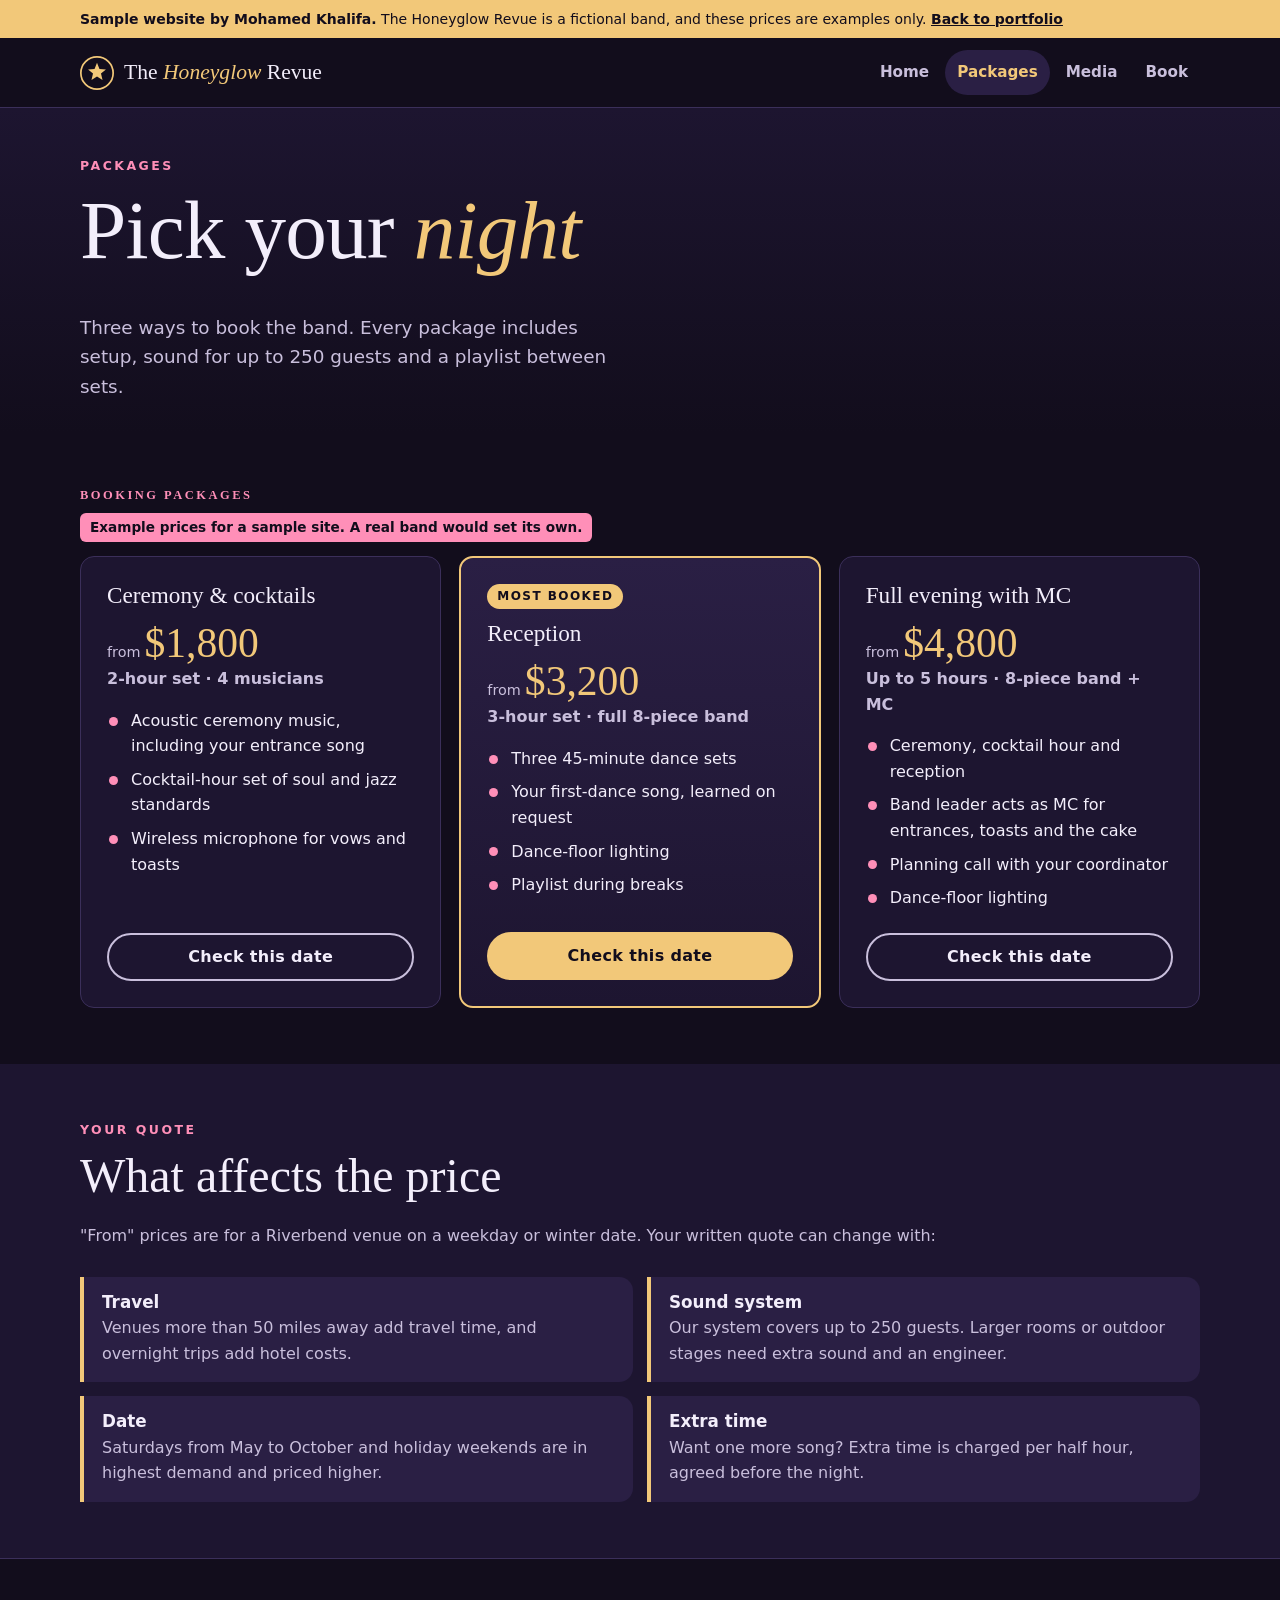
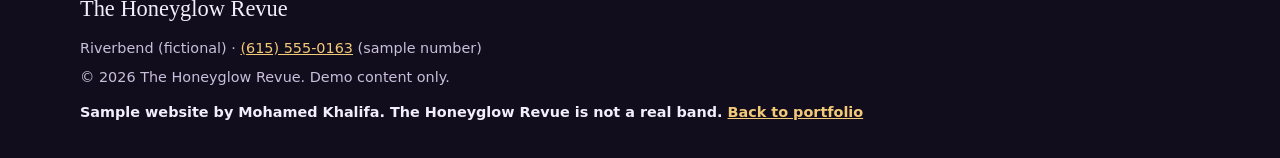
<file: samples/band-booking/packages.html>
<!doctype html>
<html lang="en">
<head>
  <meta charset="utf-8">
  <meta name="viewport" content="width=device-width, initial-scale=1">
  <title>Packages &amp; prices | The Honeyglow Revue (sample site)</title>
  <meta name="description" content="Sample booking packages for The Honeyglow Revue, a fictional events band: a 2-hour set, a 3-hour reception set and a full evening with MC, with indicative prices and what affects the price.">
  <meta name="robots" content="noindex">
  <meta name="theme-color" content="#120d1c">
  <link rel="icon" href="data:image/svg+xml,%3Csvg xmlns='http://www.w3.org/2000/svg' viewBox='0 0 32 32'%3E%3Ccircle cx='16' cy='16' r='16' fill='%23120d1c'/%3E%3Cpath d='M16 6l2.6 6.4L25 13l-5 4.3 1.6 6.7L16 20.5 10.4 24l1.6-6.7L7 13l6.4-.6z' fill='%23f2c879'/%3E%3C/svg%3E">
  <link rel="stylesheet" href="style.css">
</head>
<body>
  <a class="skip" href="#main">Skip to content</a>

  <div class="demo-banner" role="note">
    <p><strong>Sample website by Mohamed Khalifa.</strong> The Honeyglow Revue is a fictional band, and these prices are examples only. <a href="../../">Back to portfolio</a></p>
  </div>

  <header class="masthead">
    <div class="wrap masthead-row">
      <a class="wordmark" href="./" aria-label="The Honeyglow Revue, home">
        <svg viewBox="0 0 40 40" aria-hidden="true"><circle cx="20" cy="20" r="19" fill="none" stroke="#f2c879" stroke-width="2"/><path d="M20 8l2.9 7.2 7.6.6-5.8 4.9 1.8 7.5L20 24.1l-6.5 4.1 1.8-7.5-5.8-4.9 7.6-.6z" fill="#f2c879"/></svg>
        <span>The <em>Honeyglow</em> Revue</span>
      </a>
      <nav class="site-nav" aria-label="Main">
        <ul>
          <li><a href="./">Home</a></li>
          <li><a href="packages.html" aria-current="page">Packages</a></li>
          <li><a href="media.html">Media</a></li>
          <li><a href="book.html">Book</a></li>
        </ul>
      </nav>
    </div>
  </header>

  <main id="main">
    <section class="page-head">
      <div class="wrap">
        <p class="kicker">Packages</p>
        <h1>Pick your <em>night</em></h1>
        <p class="lede">Three ways to book the band. Every package includes setup, sound for up to 250 guests and a playlist between sets.</p>
      </div>
    </section>

    <section class="section" aria-labelledby="pk-title">
      <div class="wrap">
        <h2 id="pk-title" class="kicker">Booking packages</h2>
        <p class="sample-label">Example prices for a sample site. A real band would set its own.</p>
        <div class="packages">
          <article class="package" aria-labelledby="pk1">
            <h3 id="pk1">Ceremony &amp; cocktails</h3>
            <p class="price"><small>from</small><span>$1,800</span></p>
            <p class="length">2-hour set · 4 musicians</p>
            <ul class="included">
              <li>Acoustic ceremony music, including your entrance song</li>
              <li>Cocktail-hour set of soul and jazz standards</li>
              <li>Wireless microphone for vows and toasts</li>
            </ul>
            <a class="btn btn-ghost btn-block" href="book.html" aria-label="Check availability for the Ceremony and cocktails package">Check this date</a>
          </article>
          <article class="package package-feature" aria-labelledby="pk2">
            <span class="badge">Most booked</span>
            <h3 id="pk2">Reception</h3>
            <p class="price"><small>from</small><span>$3,200</span></p>
            <p class="length">3-hour set · full 8-piece band</p>
            <ul class="included">
              <li>Three 45-minute dance sets</li>
              <li>Your first-dance song, learned on request</li>
              <li>Dance-floor lighting</li>
              <li>Playlist during breaks</li>
            </ul>
            <a class="btn btn-gold btn-block" href="book.html" aria-label="Check availability for the Reception package">Check this date</a>
          </article>
          <article class="package" aria-labelledby="pk3">
            <h3 id="pk3">Full evening with MC</h3>
            <p class="price"><small>from</small><span>$4,800</span></p>
            <p class="length">Up to 5 hours · 8-piece band + MC</p>
            <ul class="included">
              <li>Ceremony, cocktail hour and reception</li>
              <li>Band leader acts as MC for entrances, toasts and the cake</li>
              <li>Planning call with your coordinator</li>
              <li>Dance-floor lighting</li>
            </ul>
            <a class="btn btn-ghost btn-block" href="book.html" aria-label="Check availability for the Full evening with MC package">Check this date</a>
          </article>
        </div>
      </div>
    </section>

    <section class="section section-alt" aria-labelledby="factors-title">
      <div class="wrap">
        <div class="section-head">
          <p class="kicker">Your quote</p>
          <h2 id="factors-title">What affects the price</h2>
          <p class="muted">"From" prices are for a Riverbend venue on a weekday or winter date. Your written quote can change with:</p>
        </div>
        <ul class="factors">
          <li>
            <h3>Travel</h3>
            <p>Venues more than 50 miles away add travel time, and overnight trips add hotel costs.</p>
          </li>
          <li>
            <h3>Sound system</h3>
            <p>Our system covers up to 250 guests. Larger rooms or outdoor stages need extra sound and an engineer.</p>
          </li>
          <li>
            <h3>Date</h3>
            <p>Saturdays from May to October and holiday weekends are in highest demand and priced higher.</p>
          </li>
          <li>
            <h3>Extra time</h3>
            <p>Want one more song? Extra time is charged per half hour, agreed before the night.</p>
          </li>
        </ul>
      </div>
    </section>
  </main>

  <footer class="site-footer">
    <div class="wrap">
      <p class="foot-brand">The Honeyglow Revue</p>
      <p>Riverbend (fictional) · <a href="tel:+16155550163">(615) 555-0163</a> (sample number)</p>
      <p>&copy; <span data-year>2026</span> The Honeyglow Revue. Demo content only.</p>
      <p class="demo-line">Sample website by Mohamed Khalifa. The Honeyglow Revue is not a real band. <a href="../../">Back to portfolio</a></p>
    </div>
  </footer>

  <nav class="bookbar" aria-label="Quick booking">
    <a class="btn btn-ghost" href="tel:+16155550163" aria-label="Call (615) 555-0163, a sample number">Call</a>
    <a class="btn btn-gold" href="book.html">Check availability</a>
  </nav>

  <script src="../quote-form.js" defer></script>
</body>
</html>
</file>
<file: assets/site.css>
:root {
  --teal: #0f3d3e;
  --teal-2: #145a5b;
  --mint: #e7f1ef;
  --bg: #fbfaf7;
  --ink: #16201f;
  --muted: #4a5655;
  --line: #dde3e1;
  --accent: #c2410c;
  --sans: system-ui, -apple-system, "Segoe UI", Roboto, "Helvetica Neue", Arial, sans-serif;
}

*, *::before, *::after { box-sizing: border-box; }
html { scroll-behavior: smooth; scroll-padding-top: 72px; -webkit-text-size-adjust: 100%; }
@media (prefers-reduced-motion: reduce) { html { scroll-behavior: auto; } }
body { margin: 0; background: var(--bg); color: var(--ink); font: 1.0625rem/1.65 var(--sans); }
svg { display: block; max-width: 100%; }
a { color: var(--teal-2); }
h1, h2, h3 { line-height: 1.15; margin: 0 0 .5em; letter-spacing: -.015em; }
h1 { font-size: clamp(2.1rem, 7vw, 3.4rem); max-width: 18ch; }
h2 { font-size: clamp(1.6rem, 4.5vw, 2.2rem); }
h3 { font-size: 1.1rem; }
p { margin: 0 0 1em; }
ul, ol { margin: 0; padding: 0; list-style: none; }

.wrap { width: min(1040px, 100% - 32px); margin-inline: auto; }
.narrow { width: min(720px, 100% - 32px); }
.skip { position: absolute; left: -9999px; }
.skip:focus { left: 16px; top: 16px; z-index: 10; background: #fff; padding: 8px 12px; }
:focus-visible { outline: 3px solid var(--accent); outline-offset: 3px; }

.top { border-bottom: 1px solid var(--line); background: var(--bg); position: sticky; top: 0; z-index: 5; }
.top-row { display: flex; align-items: center; justify-content: space-between; gap: 12px; min-height: 60px; }
.name { font-weight: 700; color: var(--ink); text-decoration: none; }
.top nav ul { display: flex; gap: 4px; align-items: center; }
.top nav a { display: block; padding: 10px 8px; text-decoration: none; color: var(--muted); font-weight: 600; font-size: .95rem; }
.top nav li:not(:last-child) { display: none; }
.top nav .nav-cta { background: var(--teal); color: #fff; border-radius: 8px; padding: 8px 14px; }

.btn { display: inline-flex; align-items: center; justify-content: center; min-height: 48px; padding: 12px 22px; border-radius: 10px; font-weight: 700; text-decoration: none; border: 2px solid var(--teal); }
.btn-solid { background: var(--teal); color: #fff; }
.btn-solid:hover { background: var(--teal-2); }
.btn-line { color: var(--teal); }
.btn-line:hover { background: var(--mint); }

.eyebrow { font-size: .8rem; font-weight: 700; letter-spacing: .12em; text-transform: uppercase; color: var(--accent); }
.intro { padding: 56px 0 48px; }
.lede { font-size: 1.15rem; color: var(--muted); max-width: 60ch; }
.actions { display: flex; flex-wrap: wrap; gap: 12px; margin-top: 24px; }

.block { padding: 56px 0; }
.block-tint { background: var(--mint); }
.sub { color: var(--muted); max-width: 60ch; }

.fix-grid { display: grid; gap: 12px; margin-top: 20px; }
.fix-grid li { background: #fff; border: 1px solid var(--line); border-radius: 12px; padding: 18px 20px; }
.fix-grid h3 { margin-bottom: .25em; }
.fix-grid p { margin: 0; color: var(--muted); }

.price-grid { display: grid; gap: 16px; margin-top: 24px; }
.price { background: #fff; border: 1px solid var(--line); border-radius: 16px; padding: 24px; }
.price-feature { border: 2px solid var(--teal); }
.amount { margin: 0; font-weight: 800; color: var(--teal); line-height: 1; }
.amount span { font-size: 2.8rem; letter-spacing: -.03em; }
.amount small { font-size: 1rem; font-weight: 600; color: var(--muted); }
.when { margin: 8px 0 16px; font-weight: 600; color: var(--muted); }
.ticks li { padding-left: 26px; position: relative; margin-bottom: 6px; }
.ticks li::before { content: ""; position: absolute; left: 2px; top: .5em; width: 12px; height: 7px; border-left: 2.5px solid var(--teal-2); border-bottom: 2.5px solid var(--teal-2); transform: rotate(-45deg); }

.steps { counter-reset: s; display: grid; gap: 12px; margin-top: 20px; }
.steps li { counter-increment: s; position: relative; padding: 16px 16px 16px 64px; border-left: 3px solid var(--line); }
.steps li::before { content: counter(s); position: absolute; left: 16px; top: 14px; width: 32px; height: 32px; border-radius: 50%; background: var(--teal); color: #fff; font-weight: 700; display: grid; place-items: center; }
.steps h3 { margin-bottom: .2em; }
.steps p { margin: 0; color: var(--muted); }

.sample-grid { display: grid; gap: 16px; margin-top: 24px; }
.sample { display: flex; flex-direction: column; background: #fff; border: 1px solid var(--line); border-radius: 16px; overflow: hidden; text-decoration: none; color: var(--ink); height: 100%; }
.sample:hover { border-color: var(--teal); }
.thumb svg { width: 100%; height: auto; aspect-ratio: 16 / 9; }
.sample-body { display: grid; gap: 6px; padding: 18px 20px 20px; }
.sample-body strong { font-size: 1.2rem; }
.sample-body span { color: var(--muted); }
.sample-body .go { color: var(--teal-2); font-weight: 700; }

details { border-bottom: 1px solid var(--line); }
summary { cursor: pointer; padding: 16px 0; font-weight: 700; }
details p { color: var(--muted); }

.contact { background: var(--teal); color: #e8f2f0; }
.contact h2 { color: #fff; }
.contact a { color: #fff; }
.email { font-size: clamp(1.1rem, 4.5vw, 1.5rem); font-weight: 700; overflow-wrap: anywhere; }
.small { font-size: .95rem; }

.foot { padding: 24px 0; font-size: .9rem; color: var(--muted); }
.foot p { margin: 0; }

@media (min-width: 640px) {
  .top nav li:not(:last-child) { display: block; }
  .fix-grid { grid-template-columns: 1fr 1fr; }
  .price-grid, .sample-grid { grid-template-columns: 1fr 1fr; }
}
@media (min-width: 900px) {
  .intro { padding: 96px 0 72px; }
  .fix-grid { grid-template-columns: repeat(3, 1fr); }
  .sample-grid { grid-template-columns: repeat(3, 1fr); }
  .steps { grid-template-columns: repeat(5, 1fr); }
  .steps li { padding: 56px 12px 0 0; border-left: 0; border-top: 3px solid var(--line); }
  .steps li::before { left: 0; top: 12px; }
}
</file>
<file: samples/band-booking/style.css>
/* The Honeyglow Revue: sample band booking site. Dark "stage" theme. */
:root {
  --stage: #120d1c;
  --curtain: #1d1530;
  --velvet: #2a1f44;
  --line: #3b2f5a;
  --gold: #f2c879;
  --gold-deep: #e0ad4c;
  --rose: #ff8fb8;
  --text: #f3eefb;
  --soft: #c9bfdc;
  --display: Didot, "Bodoni 72", "Bodoni MT", "Didot LT STD", "Hoefler Text", Georgia, serif;
  --sans: "Avenir Next", Avenir, "Segoe UI", system-ui, -apple-system, Roboto, Arial, sans-serif;
  --radius: 14px;
}

*, *::before, *::after { box-sizing: border-box; }
html { -webkit-text-size-adjust: 100%; scroll-padding-top: 16px; }
body {
  margin: 0;
  background: var(--stage);
  color: var(--text);
  font: 1rem/1.6 var(--sans);
  padding-bottom: 80px; /* room for the mobile booking bar */
}
svg { display: block; max-width: 100%; }
a { color: var(--gold); }
h1, h2, h3 { font-family: var(--display); font-weight: 400; line-height: 1.08; margin: 0 0 .45em; }
h1 { font-size: clamp(2.6rem, 11vw, 5.2rem); letter-spacing: -.01em; }
h1 em { font-style: italic; color: var(--gold); }
h2 { font-size: clamp(2rem, 7vw, 3rem); }
h3 { font-size: 1.45rem; }
p { margin: 0 0 1em; }
ul, ol { margin: 0; padding: 0; list-style: none; }

.wrap { width: min(1120px, 100% - 32px); margin-inline: auto; }
.narrow { width: min(760px, 100% - 32px); margin-inline: auto; }
.skip { position: absolute; left: -9999px; }
.skip:focus { left: 16px; top: 16px; z-index: 30; background: var(--gold); color: var(--stage); padding: 8px 12px; border-radius: 6px; }
:focus-visible { outline: 3px solid var(--rose); outline-offset: 3px; }

/* Demo banner */
.demo-banner { background: var(--gold); color: var(--stage); font-size: .875rem; }
.demo-banner p { width: min(1120px, 100% - 32px); margin: 0 auto; padding: 8px 0; }
.demo-banner a { color: var(--stage); font-weight: 700; }

/* Header and navigation */
.masthead { border-bottom: 1px solid var(--line); background: var(--stage); }
.masthead-row { display: flex; flex-wrap: wrap; align-items: center; justify-content: space-between; gap: 4px 16px; padding: 12px 0; }
.wordmark { display: flex; align-items: center; gap: 10px; color: var(--text); text-decoration: none; font-family: var(--display); font-size: 1.35rem; line-height: 1; }
.wordmark em { font-style: italic; color: var(--gold); }
.wordmark svg { width: 34px; height: 34px; flex: none; }
.site-nav { width: 100%; overflow-x: auto; }
.site-nav ul { display: flex; gap: 4px; }
.site-nav a { display: block; padding: 10px 12px; color: var(--soft); text-decoration: none; font-weight: 600; font-size: .95rem; border-radius: 999px; white-space: nowrap; }
.site-nav a:hover { color: var(--text); }
.site-nav a[aria-current="page"] { background: var(--velvet); color: var(--gold); }

/* Buttons */
.btn {
  display: inline-flex; align-items: center; justify-content: center; gap: 8px;
  min-height: 48px; padding: 12px 24px; border-radius: 999px; border: 2px solid transparent;
  font: 700 1rem/1.2 var(--sans); letter-spacing: .02em; text-decoration: none; cursor: pointer;
  transition: background-color .15s, color .15s, border-color .15s;
}
.btn-gold { background: var(--gold); color: var(--stage); }
.btn-gold:hover { background: var(--gold-deep); }
.btn-ghost { border-color: var(--soft); color: var(--text); background: transparent; }
.btn-ghost:hover { border-color: var(--gold); color: var(--gold); }
.btn-lg { min-height: 58px; padding: 16px 30px; font-size: 1.1rem; }
.btn-block { width: 100%; }
.btn[disabled] { opacity: .55; cursor: not-allowed; }

.kicker { font-size: .78rem; font-weight: 700; letter-spacing: .2em; text-transform: uppercase; color: var(--rose); margin-bottom: .8em; }
.lede { font-size: 1.15rem; color: var(--soft); max-width: 46ch; }
.sample-label { display: inline-block; font-size: .85rem; font-weight: 700; color: var(--stage); background: var(--rose); padding: 4px 10px; border-radius: 6px; margin-bottom: 1em; }
.muted { color: var(--soft); }

/* Hero: a stage with a spotlight */
.hero {
  position: relative; overflow: hidden;
  padding: 56px 0 64px;
  background:
    radial-gradient(ellipse 60% 70% at 70% 0%, rgba(242, 200, 121, .28), transparent 70%),
    radial-gradient(ellipse 50% 60% at 10% 100%, rgba(255, 143, 184, .14), transparent 70%),
    linear-gradient(180deg, var(--curtain), var(--stage));
}
.hero-actions { display: flex; flex-wrap: wrap; gap: 12px; margin: 28px 0 0; }
.eq { display: flex; align-items: flex-end; gap: 5px; height: 36px; margin-bottom: 20px; }
.eq span { width: 6px; height: 100%; background: var(--gold); border-radius: 3px; transform-origin: bottom; animation: eq 1.2s ease-in-out infinite; }
.eq span:nth-child(2) { animation-delay: -.3s; background: var(--rose); }
.eq span:nth-child(3) { animation-delay: -.6s; }
.eq span:nth-child(4) { animation-delay: -.9s; background: var(--rose); }
.eq span:nth-child(5) { animation-delay: -.45s; }
@keyframes eq { 0%, 100% { transform: scaleY(.3); } 50% { transform: scaleY(1); } }

.page-head { padding: 48px 0 32px; background: linear-gradient(180deg, var(--curtain), var(--stage)); }
.page-head .lede { margin-bottom: 0; }

.section { padding: 56px 0; }
.section-alt { background: var(--curtain); }
.section-head { margin-bottom: 28px; }

/* Upcoming shows */
.shows { border-top: 1px solid var(--line); }
.show { display: grid; grid-template-columns: 64px 1fr; gap: 4px 16px; align-items: center; padding: 18px 0; border-bottom: 1px solid var(--line); }
.show time { grid-row: span 2; text-align: center; border: 1px solid var(--gold); border-radius: 10px; padding: 6px 0; line-height: 1.1; }
.show time b { display: block; font-family: var(--display); font-size: 1.7rem; font-weight: 400; color: var(--gold); }
.show time small { font-size: .72rem; letter-spacing: .14em; text-transform: uppercase; color: var(--soft); }
.show h3 { font-family: var(--sans); font-size: 1.05rem; font-weight: 700; margin: 0; }
.show p { margin: 0; color: var(--soft); font-size: .95rem; }
.show .private { color: var(--rose); font-weight: 700; }

/* "Book us for" cards */
.card-grid { display: grid; gap: 14px; }
.card { background: var(--velvet); border: 1px solid var(--line); border-radius: var(--radius); padding: 22px; }
.card svg { width: 40px; height: 40px; color: var(--gold); margin-bottom: 12px; }
.card p { color: var(--soft); margin: 0; }

/* Testimonials */
.quotes { display: grid; gap: 16px; }
.quote { margin: 0; padding: 24px; border-radius: var(--radius); background: linear-gradient(160deg, var(--velvet), var(--curtain)); border: 1px solid var(--line); }
.quote blockquote { margin: 0 0 12px; font-family: var(--display); font-size: 1.3rem; line-height: 1.35; }
.quote blockquote p { margin: 0; }
.quote figcaption { color: var(--soft); font-size: .9rem; }

/* FAQ */
details { border-bottom: 1px solid var(--line); }
summary { cursor: pointer; padding: 18px 0; font-weight: 700; font-size: 1.05rem; list-style: none; display: flex; justify-content: space-between; gap: 12px; }
summary::-webkit-details-marker { display: none; }
summary::after { content: "+"; color: var(--gold); font-size: 1.4rem; line-height: 1; }
details[open] summary::after { content: "\2212"; }
details p { color: var(--soft); }

/* Packages */
.packages { display: grid; gap: 18px; }
.package { display: flex; flex-direction: column; background: var(--curtain); border: 1px solid var(--line); border-radius: var(--radius); padding: 26px; }
.package-feature { border: 2px solid var(--gold); background: linear-gradient(180deg, var(--velvet), var(--curtain)); }
.badge { align-self: flex-start; font-size: .75rem; font-weight: 700; letter-spacing: .12em; text-transform: uppercase; background: var(--gold); color: var(--stage); padding: 3px 10px; border-radius: 999px; margin-bottom: 12px; }
.price { margin: 4px 0 2px; font-family: var(--display); color: var(--gold); line-height: 1; }
.price small { font-family: var(--sans); font-size: .9rem; color: var(--soft); margin-right: 4px; }
.price span { font-size: 2.6rem; }
.length { color: var(--soft); font-weight: 600; margin-bottom: 16px; }
.included { display: grid; gap: 8px; margin-bottom: 22px; }
.included li { padding-left: 24px; position: relative; }
.included li::before { content: ""; position: absolute; left: 2px; top: .55em; width: 9px; height: 9px; border-radius: 50%; background: var(--rose); }
.package .btn { margin-top: auto; }
.factors { display: grid; gap: 14px; }
.factors li { background: var(--velvet); border-left: 4px solid var(--gold); border-radius: 0 var(--radius) var(--radius) 0; padding: 16px 18px; }
.factors h3 { font-family: var(--sans); font-size: 1.05rem; font-weight: 700; margin-bottom: .25em; }
.factors p { margin: 0; color: var(--soft); }

/* Media */
.gallery { display: grid; grid-template-columns: 1fr 1fr; gap: 10px; }
.gallery figure { margin: 0; border-radius: var(--radius); overflow: hidden; background: var(--velvet); border: 1px solid var(--line); }
.gallery svg { width: 100%; height: auto; aspect-ratio: 4 / 3; }
.gallery .wide { grid-column: 1 / -1; }
.gallery .wide svg { aspect-ratio: 16 / 7; }
.gallery figcaption { padding: 8px 12px; font-size: .85rem; color: var(--soft); }
.player { background: var(--curtain); border: 1px solid var(--line); border-radius: var(--radius); padding: 18px; }
.player-head { display: flex; justify-content: space-between; align-items: center; gap: 12px; margin-bottom: 10px; }
.player-head p { margin: 0; font-weight: 700; }
.tracks li { display: grid; grid-template-columns: 44px 1fr auto; align-items: center; gap: 12px; padding: 10px 0; border-top: 1px solid var(--line); }
.play { width: 44px; height: 44px; border-radius: 50%; border: 2px solid var(--line); background: var(--velvet); color: var(--soft); display: grid; place-items: center; cursor: not-allowed; }
.play svg { width: 16px; height: 16px; }
.track-title { font-weight: 600; }
.track-title small { display: block; color: var(--soft); font-weight: 400; }
.track-time { color: var(--soft); font-variant-numeric: tabular-nums; }
.bar { height: 4px; border-radius: 2px; background: var(--line); margin-top: 6px; }

/* Booking form */
.form-card { background: var(--curtain); border: 1px solid var(--line); border-radius: var(--radius); padding: 22px; }
.field { margin-bottom: 14px; }
.field-row { display: grid; gap: 0 14px; }
label { display: block; font-weight: 600; margin-bottom: 6px; }
.opt { font-weight: 400; color: var(--soft); }
input, select, textarea {
  width: 100%; font: inherit; color: var(--text); background: var(--stage);
  border: 1.5px solid #6a5b8f; border-radius: 10px; padding: 12px 14px; min-height: 48px;
}
input::placeholder, textarea::placeholder { color: #9b90b3; }
input[type="date"] { color-scheme: dark; }
select { color-scheme: dark; }
textarea { resize: vertical; }
input:focus, select:focus, textarea:focus { border-color: var(--gold); outline: 3px solid rgba(242, 200, 121, .35); outline-offset: 0; }
[aria-invalid="true"] { border-color: #ff8a80; }
.error { color: #ffb4ab; font-size: .875rem; margin: 4px 0 0; min-height: 1.3em; }
.status { margin: 12px 0 0; font-weight: 600; min-height: 1.5em; color: var(--gold); }
.demo-form-note { margin: 4px 0 14px; padding: 10px 12px; border-radius: 10px; border: 1px dashed var(--gold); color: var(--text); font-size: .9rem; font-weight: 600; }
.trap { position: absolute; left: -9999px; width: 1px; height: 1px; overflow: hidden; }
.success { background: var(--velvet); border: 2px solid var(--gold); border-radius: var(--radius); padding: 28px 22px; }
.success:focus { outline: 3px solid var(--rose); outline-offset: 3px; }
.success h2 { color: var(--gold); }
.aside-list { display: grid; gap: 10px; margin-top: 18px; color: var(--soft); }

/* Footer */
.site-footer { border-top: 1px solid var(--line); padding: 32px 0 28px; color: var(--soft); font-size: .9rem; }
.site-footer p { margin: 0 0 6px; }
.foot-brand { font-family: var(--display); font-size: 1.4rem; color: var(--text); margin-bottom: 10px !important; }
.demo-line { color: var(--text); font-weight: 700; margin-top: 12px !important; }

/* Mobile booking bar */
.bookbar {
  position: fixed; left: 0; right: 0; bottom: 0; z-index: 20;
  display: grid; grid-template-columns: 1fr 1.4fr; gap: 8px;
  padding: 10px 12px calc(10px + env(safe-area-inset-bottom));
  background: rgba(18, 13, 28, .96); border-top: 1px solid var(--line);
}
.bookbar .btn { padding-inline: 12px; }

@media (prefers-reduced-motion: reduce) {
  .eq span { animation: none; transform: scaleY(.7); }
  .btn { transition: none; }
}

@media (min-width: 600px) {
  .card-grid { grid-template-columns: 1fr 1fr; }
  .field-row { grid-template-columns: 1fr 1fr; }
  .gallery { grid-template-columns: repeat(3, 1fr); }
  .factors { grid-template-columns: 1fr 1fr; }
}
@media (min-width: 900px) {
  body { padding-bottom: 0; }
  .bookbar { display: none; }
  .site-nav { width: auto; }
  .hero { padding: 96px 0 104px; }
  .hero-grid { display: grid; grid-template-columns: 1.4fr 1fr; gap: 56px; align-items: end; }
  .card-grid { grid-template-columns: repeat(4, 1fr); }
  .quotes { grid-template-columns: repeat(3, 1fr); }
  .packages { grid-template-columns: repeat(3, 1fr); align-items: stretch; }
  .book-grid { display: grid; grid-template-columns: 1.5fr 1fr; gap: 48px; align-items: start; }
}
.spaced { margin-top: 18px; }
</file>
<file: samples/landscaper/style.css>
:root {
  --cream: #f6f1e7;
  --paper: #fffdf8;
  --moss: #2f4a2c;
  --moss-deep: #1f331d;
  --leaf: #5b7f3a;
  --sage: #dfe8cf;
  --clay: #a4532d;
  --ink: #1f2a1c;
  --muted: #4d5a47;
  --line: #d9d2c1;
  --serif: "Iowan Old Style", "Palatino Linotype", Palatino, "Book Antiqua", Georgia, serif;
  --sans: system-ui, -apple-system, "Segoe UI", Roboto, "Helvetica Neue", Arial, sans-serif;
  --radius: 18px;
}

*, *::before, *::after { box-sizing: border-box; }
html { scroll-behavior: smooth; -webkit-text-size-adjust: 100%; }
@media (prefers-reduced-motion: reduce) { html { scroll-behavior: auto; } }
body {
  margin: 0;
  background: var(--cream);
  color: var(--ink);
  font: 1rem/1.6 var(--sans);
}
img, svg { display: block; max-width: 100%; }
a { color: var(--moss); }
h1, h2, h3 { font-family: var(--serif); line-height: 1.15; margin: 0 0 .5em; font-weight: 600; }
h1 { font-size: clamp(2.2rem, 7vw, 3.6rem); letter-spacing: -.01em; }
h2 { font-size: clamp(1.8rem, 5vw, 2.6rem); }
h3 { font-size: 1.25rem; }
p { margin: 0 0 1em; }
ul { padding: 0; margin: 0; list-style: none; }

.wrap { width: min(1120px, 100% - 32px); margin-inline: auto; }
.skip { position: absolute; left: -9999px; }
.skip:focus { left: 16px; top: 16px; z-index: 10; background: var(--paper); padding: 8px 12px; border-radius: 8px; }
:focus-visible { outline: 3px solid var(--clay); outline-offset: 3px; }

.demo-banner { background: var(--moss-deep); color: #f1ecdf; font-size: .875rem; }
.demo-banner p { width: min(1120px, 100% - 32px); margin: 0 auto; padding: 8px 0; }
.demo-banner a { color: #cfe3b0; font-weight: 600; }

.site-header { background: var(--cream); border-bottom: 1px solid var(--line); }
.header-row { display: flex; align-items: center; gap: 16px; min-height: 68px; }
.brand { display: flex; align-items: center; gap: 10px; text-decoration: none; color: var(--moss); font-family: var(--serif); font-size: 1.35rem; font-weight: 700; line-height: 1; }
.brand small { display: block; font-family: var(--sans); font-size: .72rem; font-weight: 600; letter-spacing: .12em; text-transform: uppercase; color: var(--muted); margin-top: 3px; }
.site-header nav { display: none; margin-left: auto; }
.site-header nav ul { display: flex; gap: 24px; }
.site-header nav a { text-decoration: none; font-weight: 600; color: var(--ink); }
.site-header nav a:hover { color: var(--leaf); }

.btn {
  display: inline-flex; align-items: center; justify-content: center; gap: 8px;
  min-height: 48px; padding: 12px 22px; border-radius: 999px;
  font: 600 1rem/1.2 var(--sans); text-decoration: none; cursor: pointer;
  border: 2px solid transparent; transition: background-color .15s, color .15s;
}
.btn-primary { background: var(--moss); color: #fff; }
.btn-primary:hover { background: var(--moss-deep); }
.btn-ghost { border-color: var(--moss); color: var(--moss); background: transparent; }
.btn-ghost:hover { background: var(--moss); color: #fff; }
.btn-call { margin-left: auto; background: var(--clay); color: #fff; padding: 10px 16px; }
.btn-call span { display: none; }
.btn-call:hover { background: #8a4425; }
.btn-block { width: 100%; }

.eyebrow { font-size: .8rem; font-weight: 700; letter-spacing: .14em; text-transform: uppercase; color: var(--clay); margin-bottom: .6em; }

.hero { padding: 40px 0 56px; }
.hero-grid { display: grid; gap: 32px; align-items: center; }
.lede { font-size: 1.15rem; color: var(--muted); max-width: 34ch; }
.hero-actions { display: flex; flex-wrap: wrap; gap: 12px; margin: 24px 0; }
.hero-points { display: grid; gap: 6px; color: var(--muted); font-weight: 500; }
.hero-points li { padding-left: 26px; position: relative; }
.hero-points li::before { content: ""; position: absolute; left: 0; top: .45em; width: 14px; height: 14px; border-radius: 50% 0; background: var(--leaf); }
.hero-art { margin: 0; border-radius: 160px 160px var(--radius) var(--radius); overflow: hidden; aspect-ratio: 6 / 5; box-shadow: 0 20px 40px -24px rgba(31, 51, 29, .5); }
.hero-art svg { width: 100%; height: 100%; }

.services { background: var(--paper); padding: 64px 0; border-block: 1px solid var(--line); }
.service-grid { display: grid; gap: 16px; margin-top: 28px; }
.card { padding: 24px; border-radius: var(--radius); background: var(--cream); border: 1px solid var(--line); }
.card svg { width: 44px; height: 44px; color: var(--leaf); margin-bottom: 14px; }
.card p { color: var(--muted); margin: 0; }

.work { padding: 64px 0; }
.note { color: var(--muted); font-style: italic; }
.gallery { display: grid; grid-template-columns: 1fr 1fr; gap: 12px; margin-top: 24px; }
.tile { background: var(--paper); border-radius: var(--radius); overflow: hidden; border: 1px solid var(--line); }
.tile svg { width: 100%; height: auto; aspect-ratio: 3 / 2; }
.tile-tall { grid-row: span 2; display: flex; flex-direction: column; }
.tile-tall svg { flex: 1 1 0; min-height: 0; height: auto; aspect-ratio: auto; }
.tile p { margin: 0; padding: 10px 14px; font-size: .9rem; font-weight: 600; color: var(--muted); }

.reviews { background: var(--moss); color: #f1ecdf; padding: 64px 0; }
.reviews .eyebrow { color: #e9b96e; }
.sample-flag { display: inline-block; background: #f1ecdf; color: var(--moss-deep); font-weight: 600; font-size: .9rem; padding: 6px 12px; border-radius: 8px; }
.review-list { display: grid; gap: 20px; margin-top: 24px; }
.review-list li { border-left: 3px solid #a8c97f; padding-left: 18px; }
.review-list blockquote { margin: 0; font-family: var(--serif); font-size: 1.3rem; line-height: 1.4; }
.review-list blockquote p { margin: 0 0 .4em; }
.who { font-size: .9rem; color: #cfdcc0; margin: 0; }

.quote { padding: 64px 0 80px; }
.quote-grid { display: grid; gap: 32px; }
.facts { margin: 28px 0 0; display: grid; gap: 12px; }
.facts dt { font-weight: 700; font-size: .8rem; letter-spacing: .1em; text-transform: uppercase; color: var(--clay); }
.facts dd { margin: 0; color: var(--muted); }
.quote-form { background: var(--paper); border: 1px solid var(--line); border-radius: var(--radius); padding: 24px; box-shadow: 0 20px 40px -30px rgba(31, 51, 29, .5); }
.field { margin-bottom: 14px; }
.field-row { display: grid; gap: 0 14px; grid-template-columns: 1fr; }
label { display: block; font-weight: 600; margin-bottom: 6px; }
.opt { font-weight: 400; color: var(--muted); }
input, select, textarea {
  width: 100%; font: inherit; color: var(--ink); background: #fff;
  border: 1.5px solid #b9b19f; border-radius: 10px; padding: 12px 14px; min-height: 48px;
}
textarea { resize: vertical; }
input:focus, select:focus, textarea:focus { border-color: var(--leaf); outline: 3px solid rgba(91, 127, 58, .25); outline-offset: 0; }
[aria-invalid="true"] { border-color: #a12a1a; }
.error { color: #a12a1a; font-size: .875rem; margin: 4px 0 0; min-height: 1.3em; }
.status { margin: 12px 0 0; font-weight: 600; color: var(--moss); min-height: 1.6em; }
.demo-form-note { margin: 4px 0 12px; padding: 8px 12px; border-radius: 8px; background: var(--sage); color: var(--moss-deep); font-size: .9rem; font-weight: 600; }
.trap { position: absolute; left: -9999px; width: 1px; height: 1px; overflow: hidden; }

.site-footer { background: var(--moss-deep); color: #d8dfcd; padding: 28px 0; font-size: .9rem; }
.site-footer a { color: #cfe3b0; }
.footer-row { display: grid; gap: 4px; }
.footer-row p { margin: 0; }
.demo-line { margin-top: 8px !important; font-weight: 600; }

@media (min-width: 560px) {
  .service-grid { grid-template-columns: 1fr 1fr; }
  .field-row { grid-template-columns: 2fr 1fr; }
  .gallery { grid-template-columns: repeat(3, 1fr); }
}
@media (min-width: 860px) {
  .site-header nav { display: block; }
  .btn-call { margin-left: 8px; }
  .btn-call span { display: inline; }
  .hero { padding: 72px 0 88px; }
  .hero-grid { grid-template-columns: 1.1fr 1fr; gap: 56px; }
  .service-grid { grid-template-columns: repeat(3, 1fr); }
  .review-list { grid-template-columns: repeat(3, 1fr); }
  .quote-grid { grid-template-columns: 1fr 1.2fr; gap: 64px; align-items: start; }
  .footer-row { grid-template-columns: 1fr auto; }
  .demo-line { grid-column: 1 / -1; }
}
</file>
<file: samples/roofer/style.css>
:root {
  --night: #121a22;
  --slate: #1c2733;
  --steel: #2b3a48;
  --amber: #f5a623;
  --amber-deep: #d98b0b;
  --snow: #f4f6f8;
  --fog: #b9c4ce;
  --ink: #121a22;
  --cond: "Avenir Next Condensed", "Roboto Condensed", "Arial Narrow", "Helvetica Neue", Arial, sans-serif;
  --sans: "Helvetica Neue", Helvetica, Arial, system-ui, sans-serif;
}

*, *::before, *::after { box-sizing: border-box; }
html { -webkit-text-size-adjust: 100%; scroll-padding-top: 16px; }
body {
  margin: 0;
  background: var(--night);
  color: var(--snow);
  font: 1rem/1.55 var(--sans);
  padding-bottom: 76px; /* room for the mobile call bar */
}
img, svg { display: block; max-width: 100%; }
a { color: var(--amber); }
h1, h2, h3 { font-family: var(--cond); font-weight: 800; line-height: 1.02; margin: 0 0 .5em; text-transform: uppercase; letter-spacing: .01em; }
h1 { font-size: clamp(2.5rem, 9vw, 4.6rem); }
h1 span { display: block; color: var(--amber); }
h3 { font-size: 1.35rem; }
p { margin: 0 0 1em; }
ul, ol { margin: 0; padding: 0; list-style: none; }

.wrap { width: min(1160px, 100% - 32px); margin-inline: auto; }
.skip { position: absolute; left: -9999px; }
.skip:focus { left: 16px; top: 16px; z-index: 20; background: var(--amber); color: var(--ink); padding: 8px 12px; }
:focus-visible { outline: 3px solid var(--amber); outline-offset: 3px; }

.demo-banner { background: var(--amber); color: var(--ink); font-size: .875rem; font-weight: 600; }
.demo-banner p { width: min(1160px, 100% - 32px); margin: 0 auto; padding: 8px 0; }
.demo-banner a { color: var(--ink); }
.tag { display: inline-block; background: var(--ink); color: var(--amber); padding: 1px 8px; margin-right: 6px; text-transform: uppercase; font-size: .75rem; letter-spacing: .08em; }

.topbar { background: var(--night); border-bottom: 1px solid var(--steel); }
.topbar-row { display: flex; align-items: center; justify-content: space-between; gap: 12px; min-height: 64px; }
.logo { display: flex; align-items: center; gap: 10px; color: #fff; text-decoration: none; font-family: var(--cond); font-weight: 800; font-size: 1.4rem; letter-spacing: .06em; }
.logo em { font-style: normal; font-weight: 500; color: var(--fog); margin-left: 4px; letter-spacing: .02em; text-transform: none; }
.phone-link { display: flex; flex-direction: column; align-items: flex-end; text-decoration: none; line-height: 1.15; }
.phone-label { font-size: .7rem; text-transform: uppercase; letter-spacing: .12em; color: var(--fog); }
.phone-number { font-family: var(--cond); font-weight: 800; font-size: 1.2rem; color: var(--amber); white-space: nowrap; }
@media (max-width: 400px) {
  .logo { font-size: 1.15rem; gap: 6px; }
  .logo svg { width: 34px; }
  .phone-number { font-size: 1.05rem; }
}

.btn {
  display: inline-flex; align-items: center; justify-content: center; gap: 10px;
  min-height: 48px; padding: 12px 20px; border: 2px solid transparent; border-radius: 4px;
  font: 800 1rem/1 var(--cond); text-transform: uppercase; letter-spacing: .06em;
  text-decoration: none; cursor: pointer;
}
.btn-amber { background: var(--amber); color: var(--ink); }
.btn-amber:hover { background: var(--amber-deep); }
.btn-outline { border-color: var(--snow); color: var(--snow); background: transparent; }
.btn-lg { font-size: 1.2rem; padding: 16px 26px; min-height: 58px; }
.btn-block { width: 100%; }

.hero {
  background:
    repeating-linear-gradient(135deg, rgba(255,255,255,.025) 0 2px, transparent 2px 22px),
    linear-gradient(160deg, var(--slate), var(--night) 70%);
  padding: 40px 0 72px;
  clip-path: polygon(0 0, 100% 0, 100% calc(100% - 40px), 0 100%);
}
.hero-grid { display: grid; gap: 36px; }
.kicker { color: var(--amber); font-weight: 700; text-transform: uppercase; letter-spacing: .14em; font-size: .8rem; }
.lede { font-size: 1.15rem; color: #d6dde4; max-width: 40ch; }
.checks { display: flex; flex-wrap: wrap; gap: 8px 20px; margin-top: 22px; font-weight: 700; }
.checks li::before { content: "✓"; color: var(--amber); margin-right: 6px; }

.form-card { background: var(--snow); color: var(--ink); padding: 24px; border-top: 6px solid var(--amber); box-shadow: 0 30px 60px -30px #000; }
.form-card h2 { font-size: 1.8rem; margin-bottom: .2em; }
.form-sub { color: #46525e; }
.field { margin-bottom: 12px; }
.field.two { display: grid; grid-template-columns: 1fr 1.4fr; gap: 12px; }
label { display: block; font-weight: 700; font-size: .9rem; margin-bottom: 4px; }
.opt { font-weight: 400; color: #46525e; }
input, select, textarea {
  width: 100%; font: inherit; color: var(--ink); background: #fff;
  border: 2px solid #9aa7b3; border-radius: 4px; padding: 11px 12px; min-height: 48px;
}
input:focus, select:focus, textarea:focus { border-color: var(--ink); outline: 3px solid var(--amber); outline-offset: 0; }
[aria-invalid="true"] { border-color: #b3261e; }
.error { color: #b3261e; font-size: .85rem; margin: 3px 0 0; min-height: 1.2em; }
.status { margin: 12px 0 0; font-weight: 700; min-height: 1.5em; }
.demo-form-note { margin: 4px 0 12px; padding: 8px 10px; border-left: 4px solid var(--amber); background: #e6eaee; color: var(--ink); font-size: .9rem; font-weight: 700; }
.trap { position: absolute; left: -9999px; width: 1px; height: 1px; overflow: hidden; }

.section-title { font-size: clamp(2rem, 6vw, 3rem); display: flex; align-items: baseline; gap: 14px; }
.section-title span { font-size: .5em; color: var(--amber); border: 2px solid var(--amber); padding: 2px 8px; }

.services { padding: 56px 0; }
.svc-list { counter-reset: svc; display: grid; gap: 2px; background: var(--steel); border: 2px solid var(--steel); }
.svc-list li { background: var(--night); padding: 22px 20px 22px 76px; position: relative; counter-increment: svc; }
.svc-list li::before {
  content: counter(svc, decimal-leading-zero);
  position: absolute; left: 20px; top: 20px;
  font: 800 1.6rem/1 var(--cond); color: var(--amber);
}
.svc-list h3 { margin-bottom: .3em; }
.svc-list p { margin: 0; color: #c9d2da; }

.projects { background: var(--snow); color: var(--ink); padding: 64px 0; }
.projects .section-title span { color: var(--ink); border-color: var(--ink); background: var(--amber); }
.placeholder-note { font-style: italic; color: #4b5763; }
.materials .placeholder-note { color: var(--fog); margin-top: 12px; }
.ba-list { display: grid; gap: 24px; margin-top: 20px; }
.ba { display: grid; grid-template-columns: 1fr 1fr; gap: 6px; }
.ba figure { margin: 0; background: #fff; }
.ba svg { width: 100%; height: auto; aspect-ratio: 8 / 5; }
.ba figcaption { font: 700 .8rem/1.2 var(--sans); text-transform: uppercase; letter-spacing: .08em; padding: 8px 10px; }
.ba figure:first-child figcaption { color: #6b5f55; }
.ba figure:last-child figcaption { background: var(--ink); color: var(--amber); }

.materials { padding: 64px 0; }
.table-scroll { overflow-x: auto; }
table { width: 100%; border-collapse: collapse; min-width: 480px; }
th, td { text-align: left; padding: 14px 12px; border-bottom: 1px solid var(--steel); }
thead th { font: 800 .85rem/1 var(--cond); text-transform: uppercase; letter-spacing: .1em; color: var(--amber); border-bottom: 2px solid var(--amber); }
tbody th { font-weight: 700; }
td:last-child { font-weight: 800; color: var(--amber); letter-spacing: .1em; }

.reviews { background: var(--slate); padding: 64px 0; }
.sample-flag { border: 2px dashed var(--amber); padding: 10px 14px; color: var(--snow); }
.review-row { display: grid; gap: 16px; margin-top: 20px; }
.review { margin: 0; background: var(--night); padding: 22px; border-left: 6px solid var(--amber); }
.stars { color: var(--amber); letter-spacing: 3px; font-size: 1.1rem; margin-bottom: 8px; }
.review blockquote { margin: 0; font-size: 1.15rem; }
.review figcaption { color: var(--fog); font-size: .9rem; }

.faq { padding: 64px 0; }
details { border-bottom: 1px solid var(--steel); }
summary { cursor: pointer; padding: 18px 0; font: 800 1.2rem/1.2 var(--cond); text-transform: uppercase; letter-spacing: .03em; list-style: none; display: flex; justify-content: space-between; gap: 12px; }
summary::-webkit-details-marker { display: none; }
summary::after { content: "+"; color: var(--amber); font-size: 1.5rem; line-height: 1; }
details[open] summary::after { content: "−"; }
details p { color: #c9d2da; max-width: 65ch; }

.site-footer { border-top: 4px solid var(--amber); padding: 32px 0; color: var(--fog); font-size: .9rem; }
.site-footer p { margin: 0 0 6px; }
.foot-brand { font: 800 1.3rem/1 var(--cond); color: #fff; letter-spacing: .06em; margin-bottom: 12px !important; }
.demo-line { color: var(--snow); font-weight: 700; margin-top: 12px !important; }

.callbar {
  position: fixed; left: 0; right: 0; bottom: 0; z-index: 10;
  display: grid; grid-template-columns: 1fr 1fr; gap: 8px;
  padding: 10px 12px calc(10px + env(safe-area-inset-bottom));
  background: rgba(18, 26, 34, .96); border-top: 1px solid var(--steel);
}

@media (min-width: 700px) {
  .ba-list { grid-template-columns: 1fr; }
  .review-row { grid-template-columns: 1fr 1fr; }
}
@media (min-width: 900px) {
  body { padding-bottom: 0; }
  .callbar { display: none; }
  .hero { padding: 72px 0 120px; clip-path: polygon(0 0, 100% 0, 100% calc(100% - 80px), 0 100%); }
  .hero-grid { grid-template-columns: 1.15fr .85fr; gap: 64px; align-items: start; }
  .svc-list { grid-template-columns: repeat(2, 1fr); }
  .svc-list li:last-child { grid-column: 1 / -1; }
  .ba-list { grid-template-columns: repeat(3, 1fr); }
  .ba { grid-template-columns: 1fr; }
}
</file>
